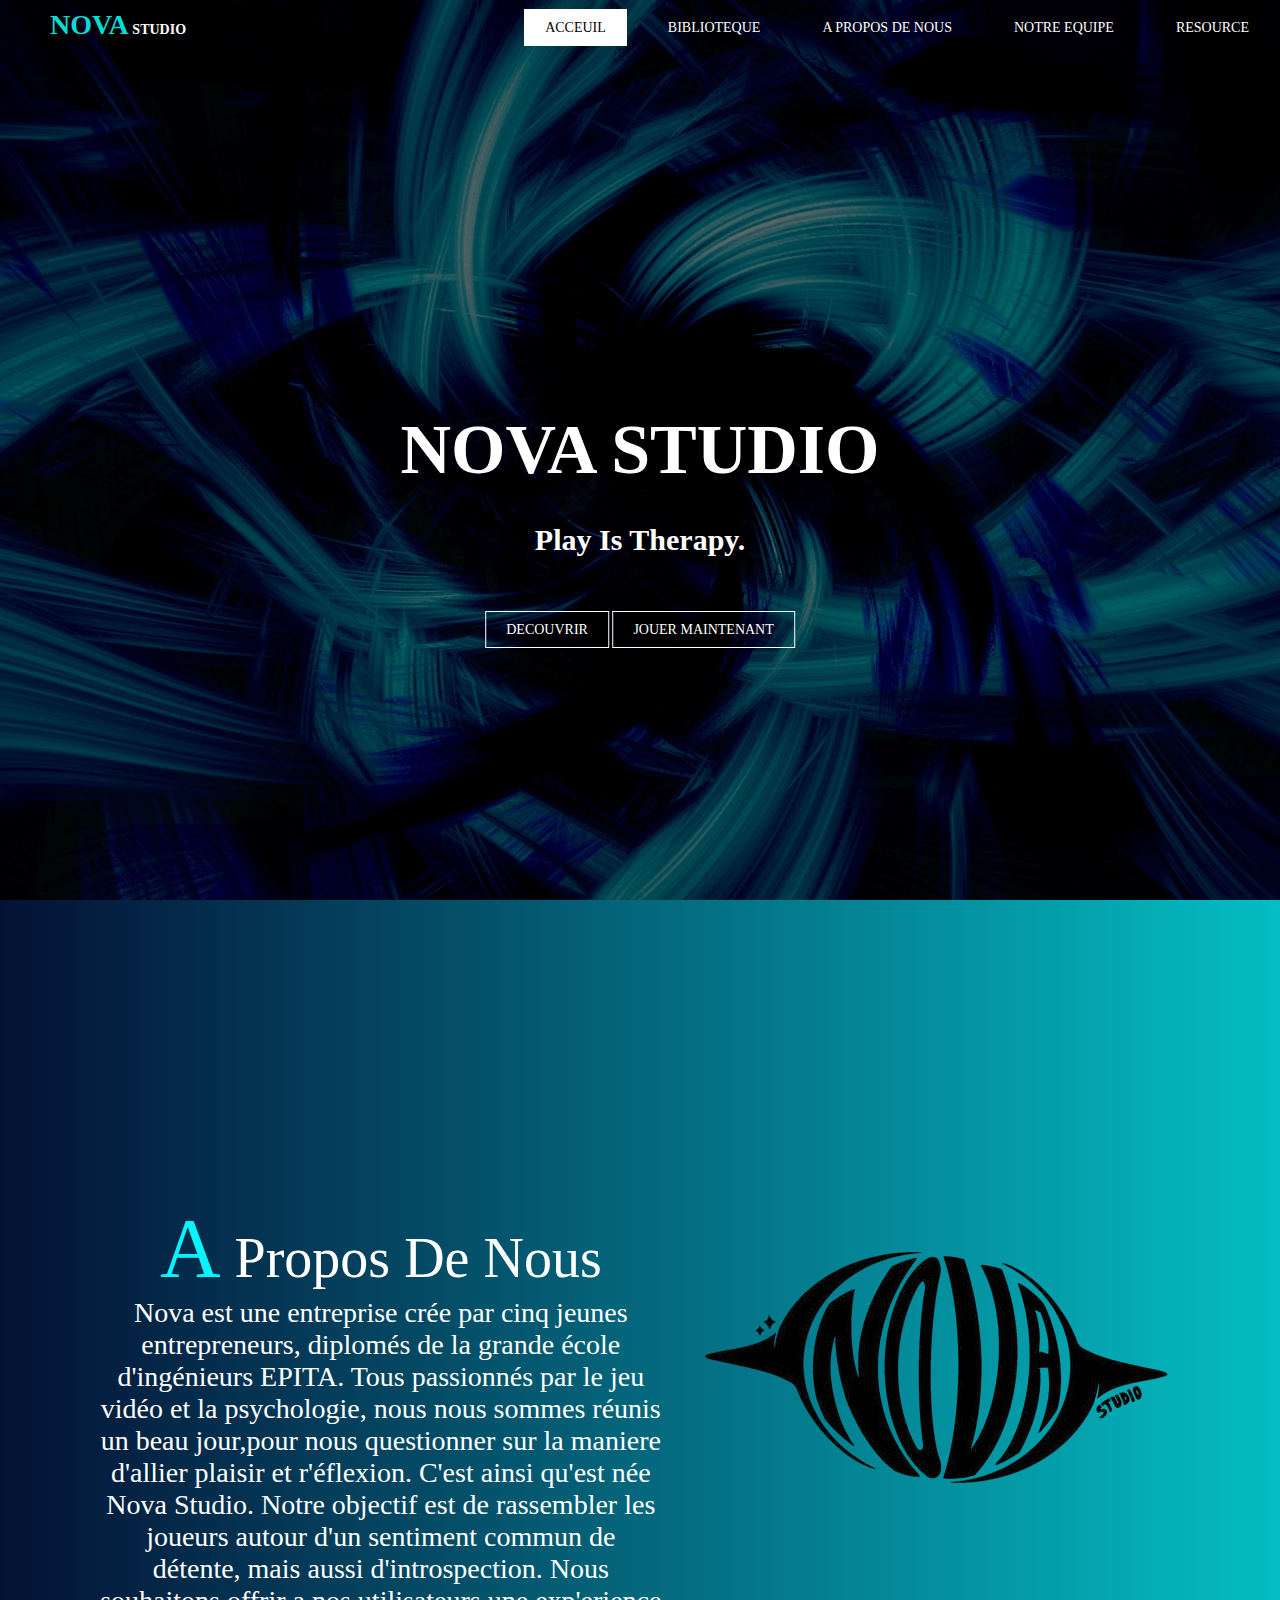
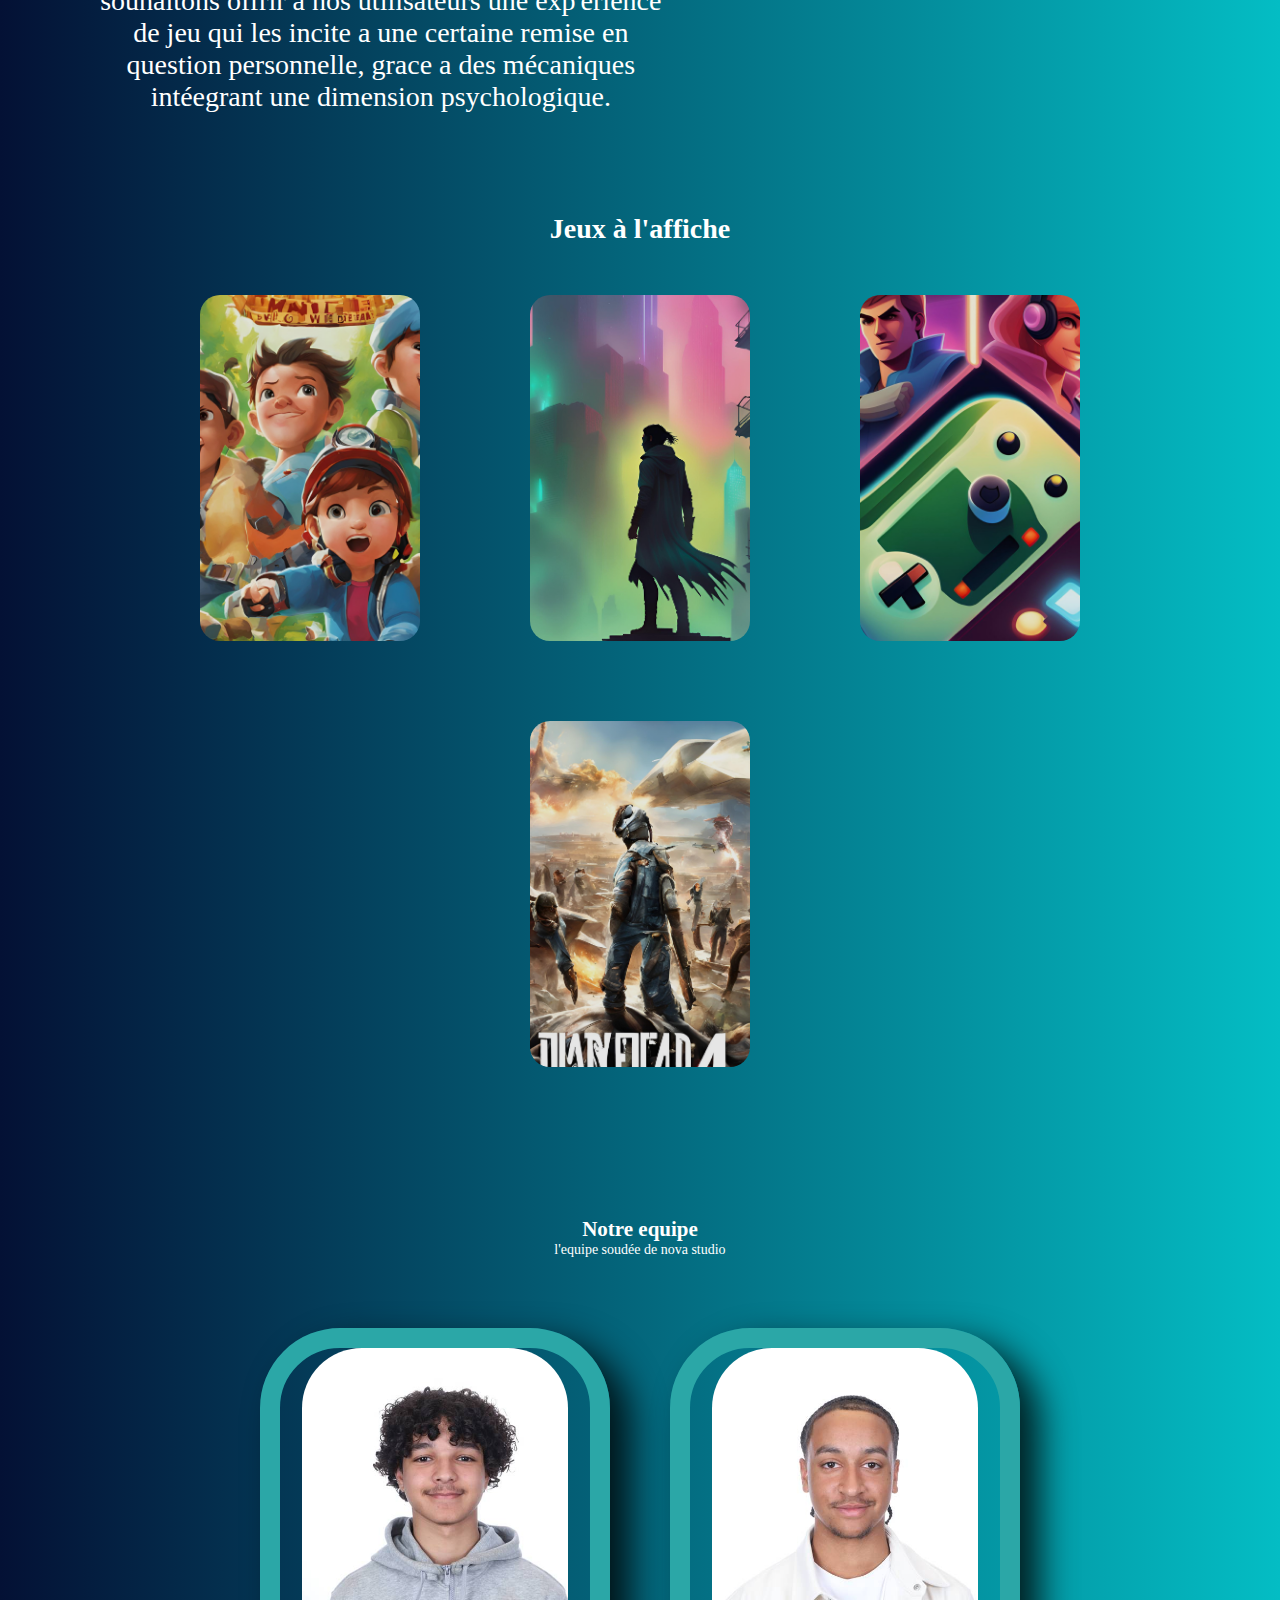
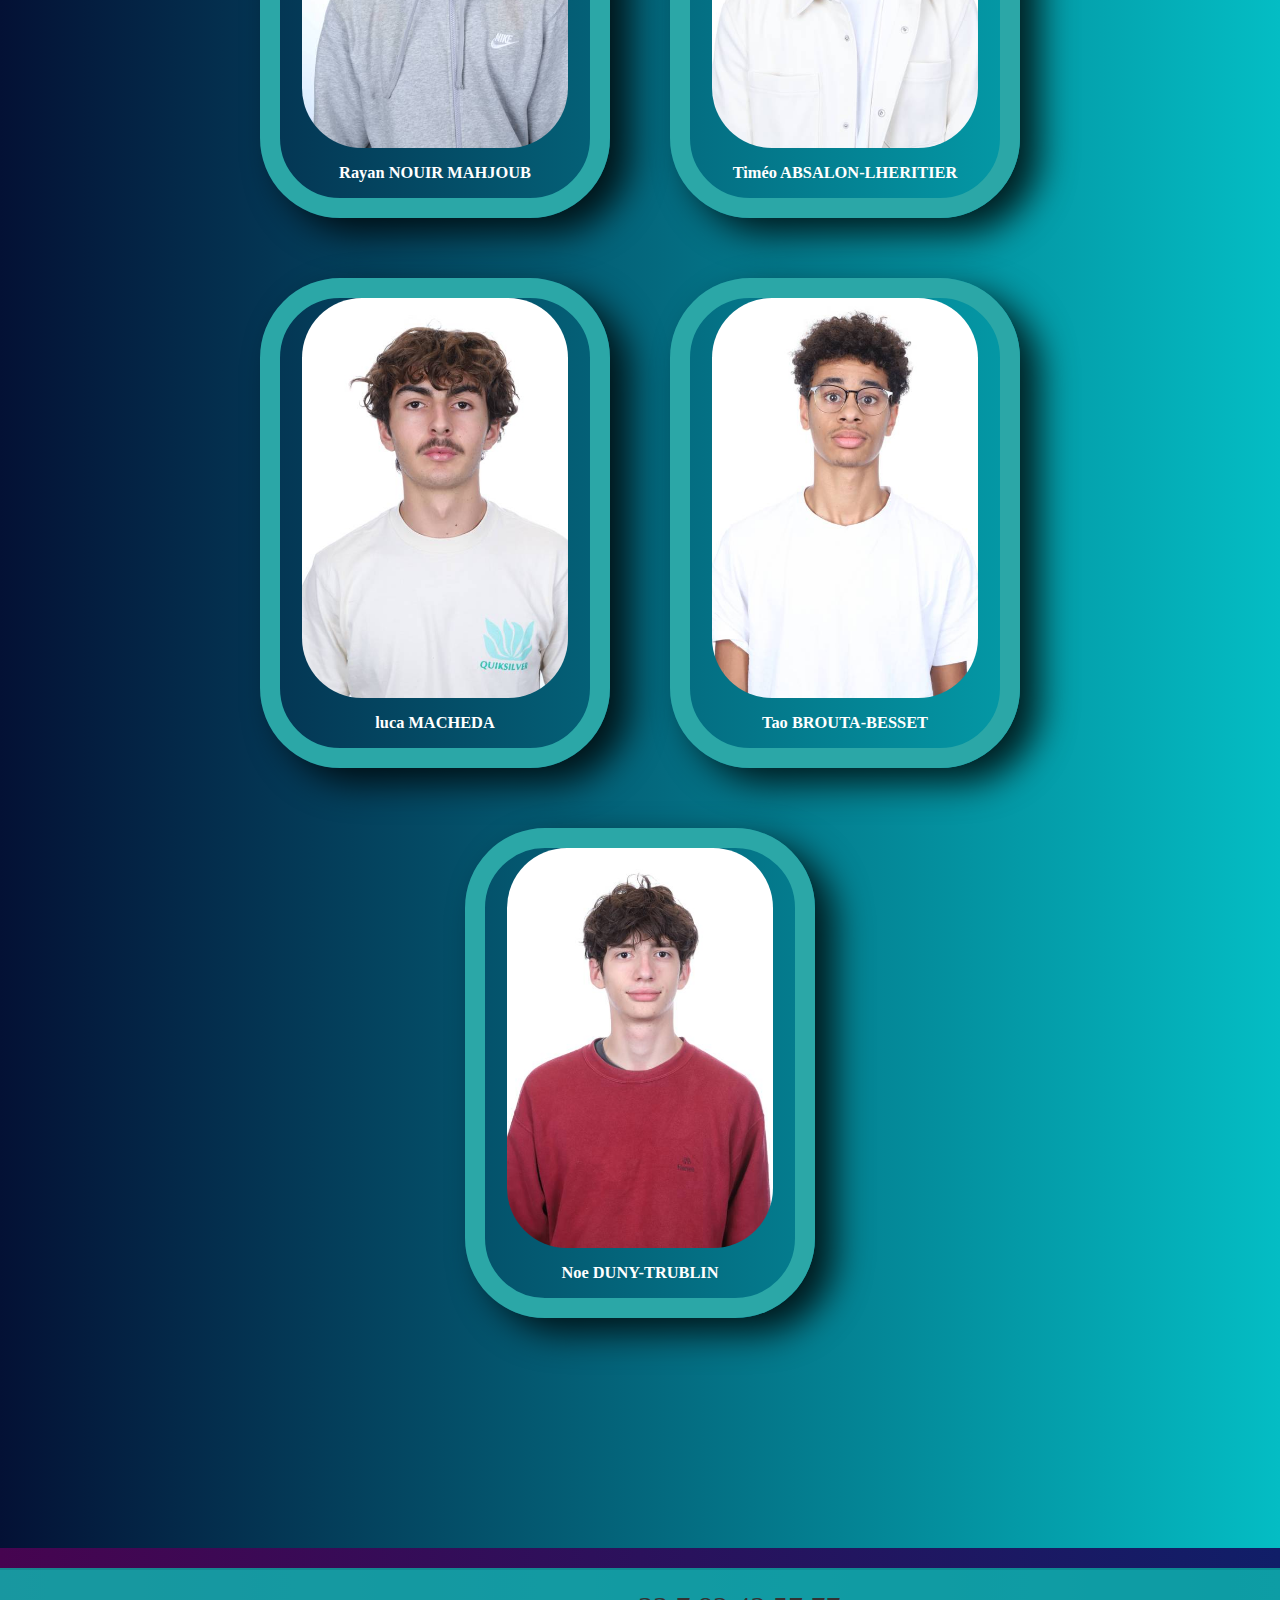
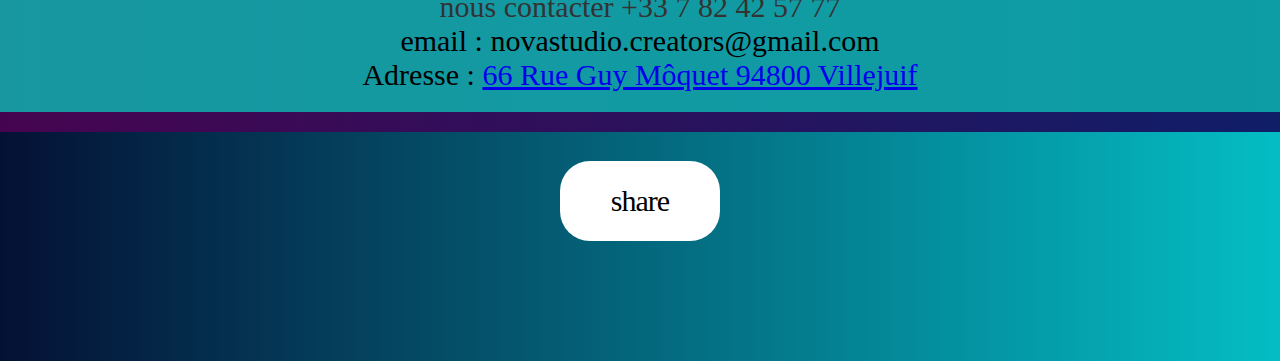
<file: index.html>
<!DOCTYPE html>
<html lang="en">
<head>
    <meta charset="UTF-8">
    <meta http-equiv="X-UA-Compatible"content="IE=egde">
    <meta name="viewport" content="width=device-width, initial-scale=1.0">
    <link rel="stylesheet" href="style.css">
    <link rel="stylesheet" href="style.css">
    <link rel="stylesheet" href="https://maxcdn.bootstrapcdn.com/font-awesome/4.7.0/css/font-awesome.min.css">
    <script src="script.js"></script>
    <link rel="stylesheet" href="https://fonts.googleapis.com/css2?family=Roboto:wght@400;500;700&display=swap">

    <meta name="viewport" content="width=device-width, initial-scale=1.0">
    <title>Nova studio</title>
</head>


<body>
    <nav>
    <header>
        <div class="principale">
            <div class="logo"> <a href="#"><span>NOVA</span> STUDIO </a> </div>
            <div class="menu-toggle">☰</div>
<div class=menutoggle onclick="toggleMenu();"></div>
<ul>
    <li class="active"><a href="index.html">Acceuil</a></li>
    <li><a href="#Menu" onclick="toggleMenu();">biblioteque</a></li>
    <li><a href="#apropos"onclick="toggleMenu();">a propos de nous</a></li>
    <li><a href="#equipe"onclick="toggleMenu();">notre equipe</a></li>
    <li><a href="resource.html">RESOURCE</a></li>

</nav>




<section class="title" id="title">
    <div class="titre">
    <h1> NOVA STUDIO </h1>
</div>
        <div class="slogan"><h2>Play Is Therapy.</h2></div>
    
    <div class="bouton">
        <a href="decouvrire.html" class="btn">DECOUVRIR</a>
        <a href="site%202.html" class="btn">JOUER MAINTENANT</a>
    </div>
</section>



<section class="apropos" id="apropos">
    <div class="row">
        <div clas="col50">
            <h2 class="titre-texte"><span>A</span> propos de nous</h2>
            <p>
            Nova est une entreprise crée par cinq jeunes entrepreneurs, diplomés de la grande
    école d'ingénieurs EPITA. Tous passionnés par le jeu vidéo et la psychologie, nous nous
sommes réunis un beau jour,pour nous questionner sur la maniere d'allier plaisir et r'éflexion.
C'est ainsi qu'est née Nova Studio. Notre objectif est de rassembler les joueurs autour
d'un sentiment commun de détente, mais aussi d'introspection. Nous souhaitons offrir a
nos utilisateurs une exp'erience de jeu qui les incite a une certaine remise en question
personnelle, grace a des mécaniques intéegrant une dimension psychologique.
        </p>
    </div>
    <div class="col50">
        <div class="img">
            <img src="logo.png" alt="image">
        </div>
    </div>
</div>
    </section>

<section class="menu" id="Menu">
    <h1 class="Nosjeux">Jeux à l'affiche</h1>
     <section class="hero-section">
        <a href="#" class="card-container" onclick="handleCardClick(1)">
            <div class="card">
                <div class="card-background" style="background-image: url(4.png);"></div>
                <div class="content">
                    <div class="card-category">1er jeux</div>
                   
                </div>
            </div>
        </a>

        <a href="#" class="card-container" onclick="handleCardClick(2)">
            <div class="card">
                <div class="card-background" style="background-image: url(1.png);"></div>
                <div class="content">
                    <div class="card-category">2eme jeux</div>
                    
                </div>
            </div>
        </a>

        <a href="#" class="card-container" onclick="handleCardClick(3)">
            <div class="card">
                <div class="card-background" style="background-image: url(2.png);"></div>
                <div class="content">
                    <div class="card-category">3eme jeux</div>
                    
                </div>
            </div>
        </a>

        <a href="#" class="card-container" onclick="handleCardClick(4)">
            <div class="card">
                <div class="card-background" style="background-image: url(3.png);"></div>
                <div class="content">
                    <div class="card-category">4eme jeux</div>
                    
                </div>
            </div>
        </a>
    </section>

    <section class="equipe" id="equipe">
        <div class="titreEQ">
            <h2 class="titreEQ-texte"><span>N</span>otre equipe</span></h2>
            <p>l'equipe soudée de nova studio</p>
        </div>
        <div class="contenuEQ">
            <div class="box">
                <div class="imbox">
                    <img src="./rayan.png">
                </div>
                <div class="biography">
                    <h3>Responsable IA  & développeur web</h3>
                    <p> </p>
                </div>
                <div class="texteq">
                    <h3>Rayan NOUIR MAHJOUB</h3>
                </div>
            </div>
            <div class="box">
                <div class="imbox">
                    <img src="./timeo.png">
                </div>
                <div class="biography">
                    <h3>Chef de Projet & Graphiste</h3>
                    <p> </p>
                </div>
                <div class="texteq">
                    <h3>Timéo ABSALON-LHERITIER</h3>
                </div>
        </div>
            <div class="box">
                <div class="imbox">
                    <img src="./luca.png">
                </div>
                <div class="biography">
                    <h3>Programmeur Gameplay</h3>
                    <p> </p>
                </div>
                <div class="texteq">
                    <h3>luca MACHEDA</h3>
                </div>
        </div>
            
            <div class="box">
                <div class="imbox">
                    <img src="./tao.png">
                </div>
                <div class="biography">
                    <h3>Responsable Infrastructure Multijoueur</h3>
                    <p> </p>
                </div>
                <div class="texteq">
                    <h3>Tao BROUTA-BESSET</h3>
                </div>
        </div>
            <div class="box">
                <div class="imbox">
                    <img src="./noe.png">
             </div>
             <div class="biography">
                <h3>Game designer</h3>
                <p> </p>
            </div>
        
             <div class="texteq">
                <h3>Noe DUNY-TRUBLIN</h3>
                </div>
            </div>
        </div>    
    </div>


       




</section>
</section>

<footer>

<div class="contacte" id="co">
    <div class="text">
    <p>nous contacter +33 7 82 42 57 77 </p>
    <p>email :  novastudio.creators@gmail.com </p>
    <p>Adresse :  <a href="https://www.google.com/maps/place//data=!4m2!3m1!1s0x47e6716733ab498d:0xaabd7803cd0f5edb?sa=X&ved=1t:8290&ictx=111">66 Rue Guy Môquet 94800 Villejuif </a></p>
    </div>
    
    <div class="share">
            <span>share</span>
            <nav>
                <a href="https://www.instagram.com/nova.studio_creators/"> <i class="fa fa-instagram" aria-hidden="true"></i></a>
                <a href="https://x.com/?lang=fr"> <i class="fa fa-twitter" aria-hidden="true"></i></a>
                <a href="https://www.facebook.com/login/?next=https%3A%2F%2Fwww.facebook.com%2F%3Flocale%3Dfr_FR"> <i class="fa fa-facebook" aria-hidden="true"></i></a>
            </nav>
            </div>
        </div>

</div>
</footer>




<script type="text/javascript">

    document.querySelector('.menu-toggle').addEventListener('click', function() {
        const nav = document.querySelector('nav ul');
        nav.style.display = nav.style.display === 'block' ? 'none' : 'block';
    });


    window.addEventListener('scroll',function(){
        const header =document.querySelector('header');
        header.classList.toggl("sticky",window.scrollY > 0);
    });
    
   
    
function toggleMenu(){
    const toggleMenu = document.querySelector('.menutoggle');
    const navbar = document.querySelector('navbar');
    menutoggle.classList.toggle('active');
    navbar.classList.toggle('active');
    }
</script>

</body>
</html>
</file>
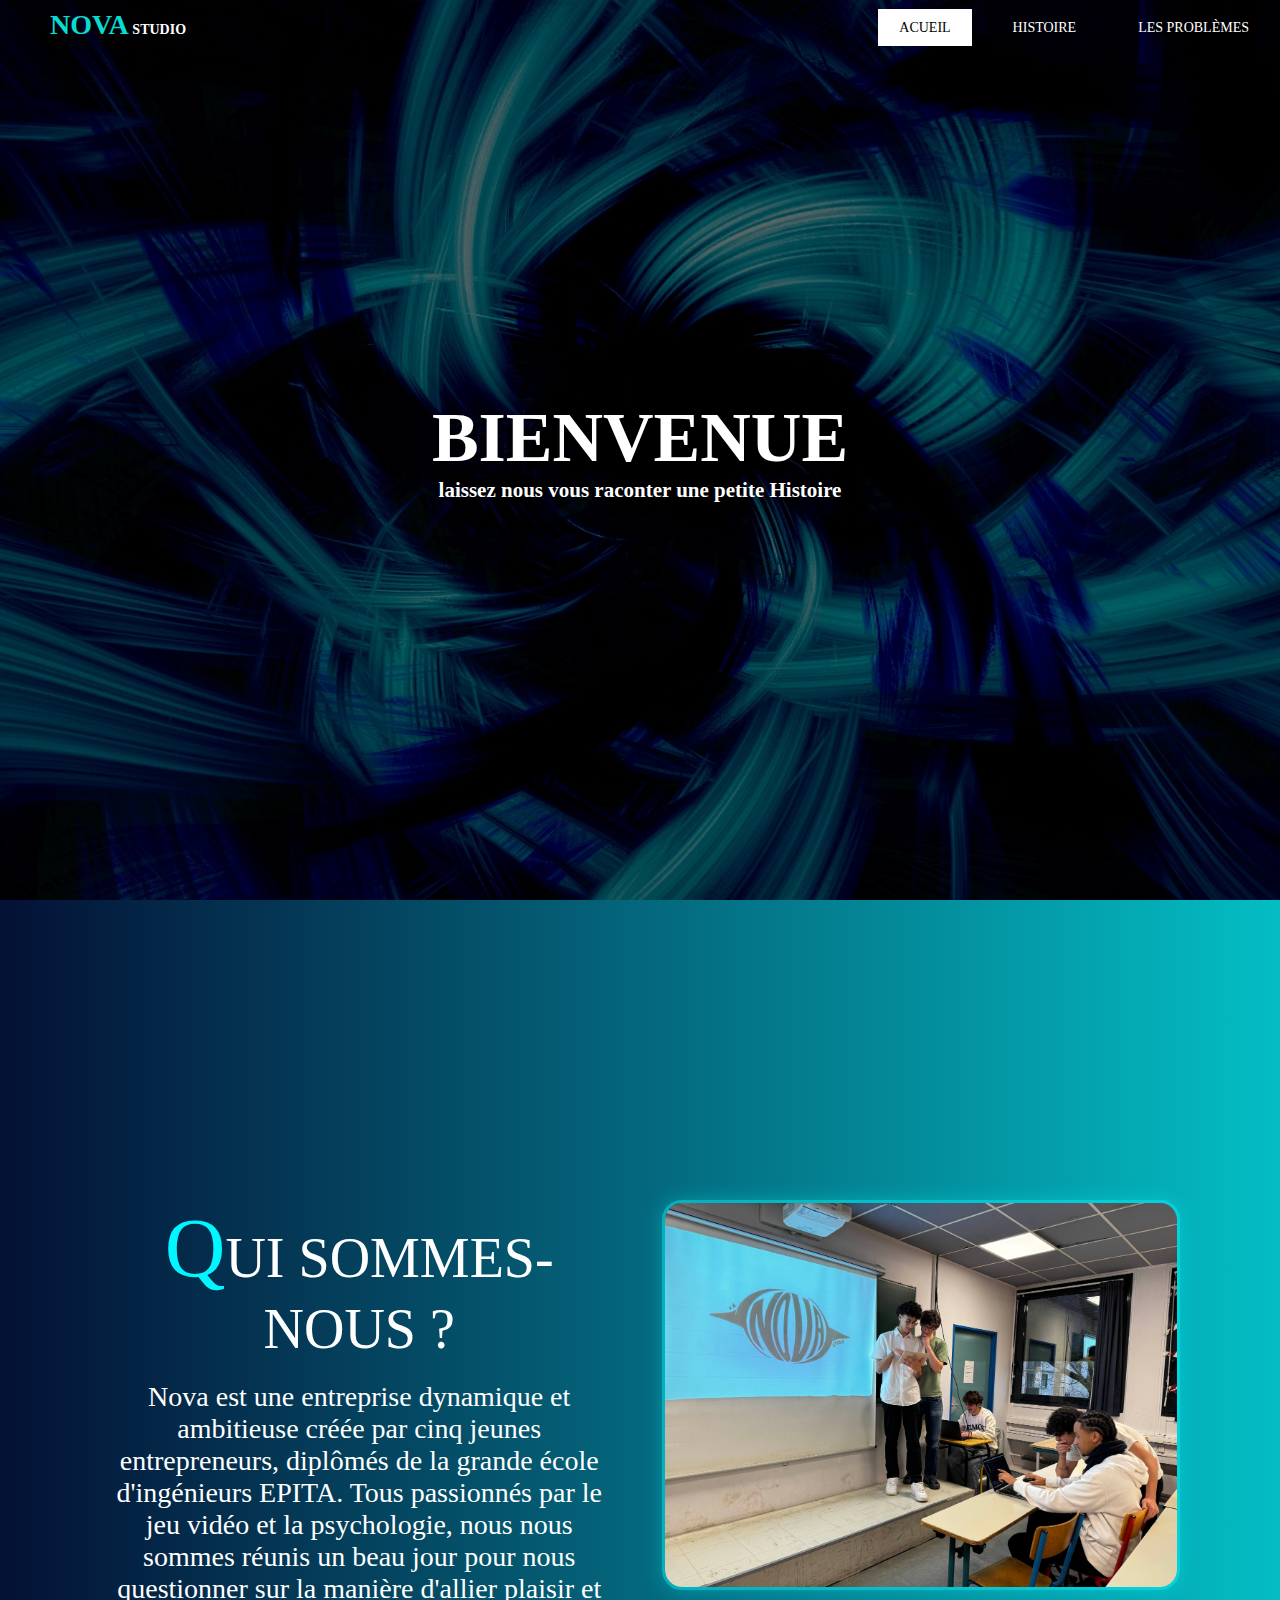
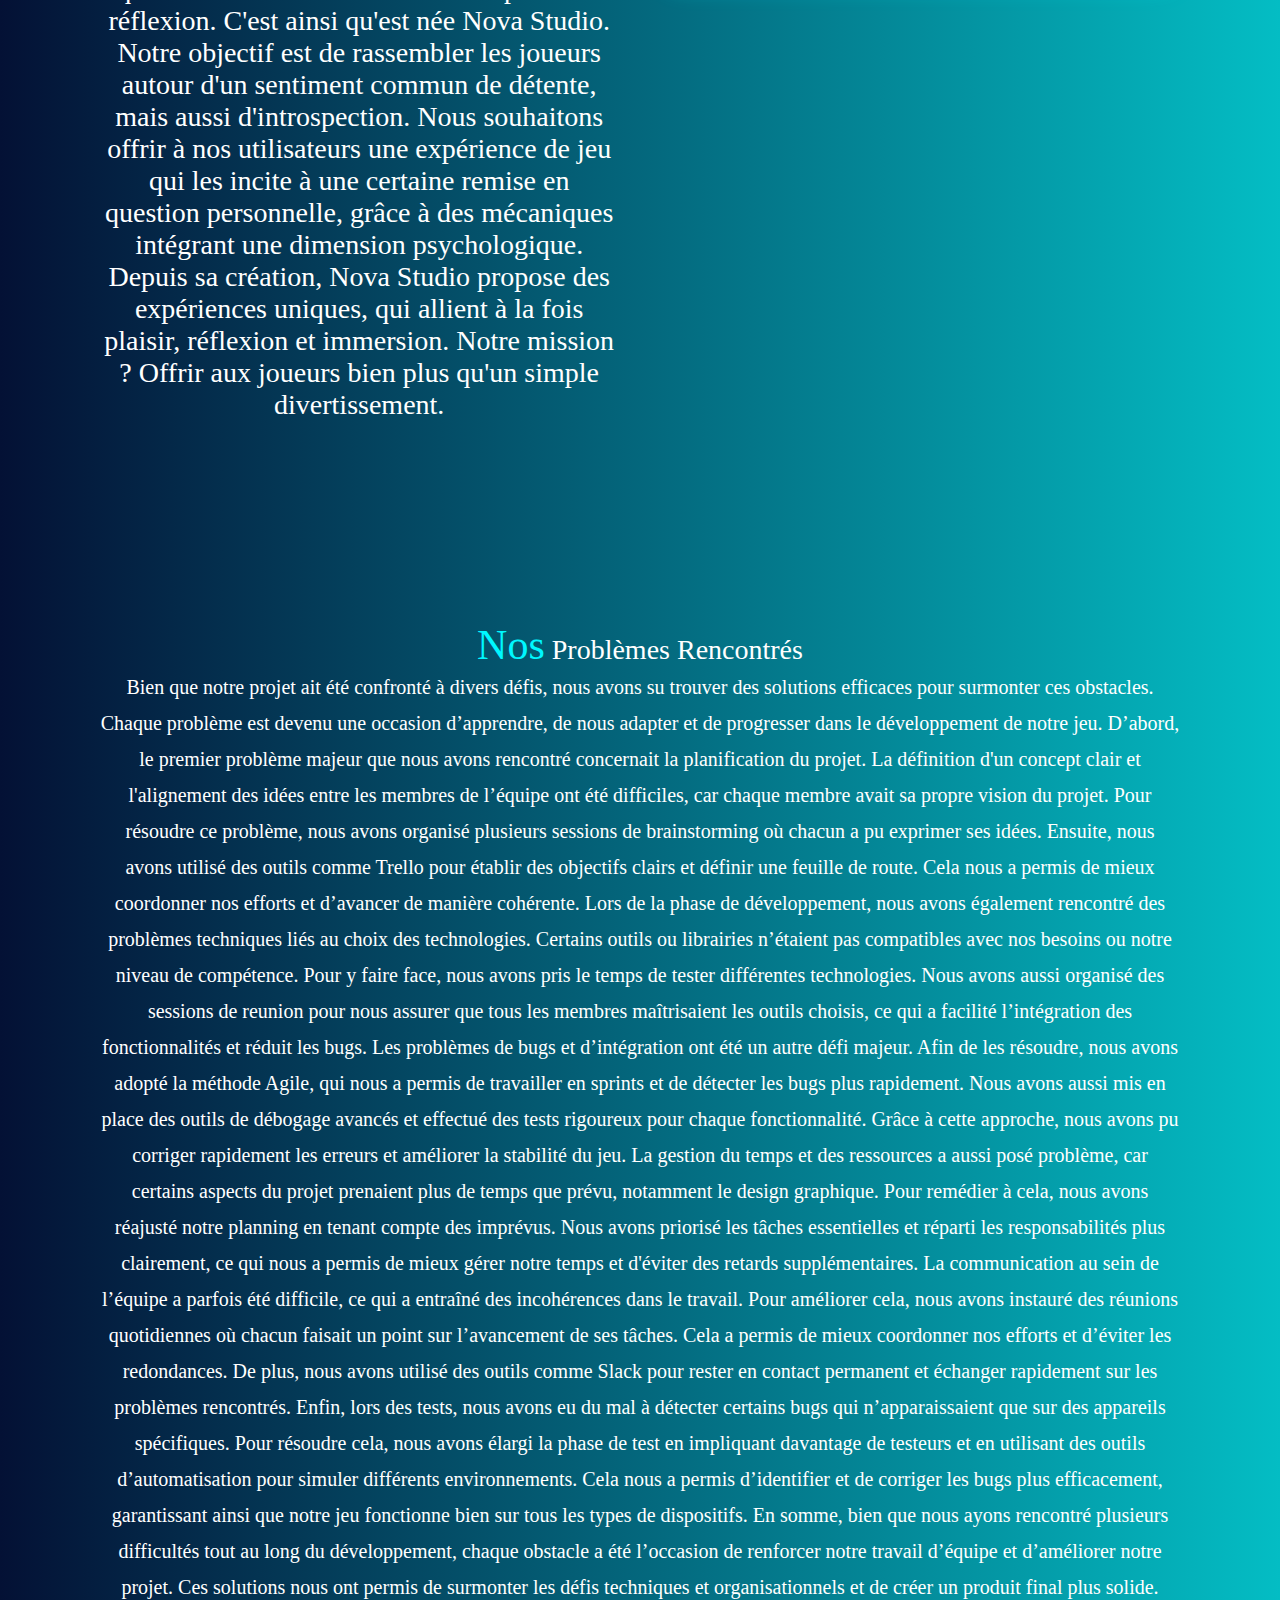
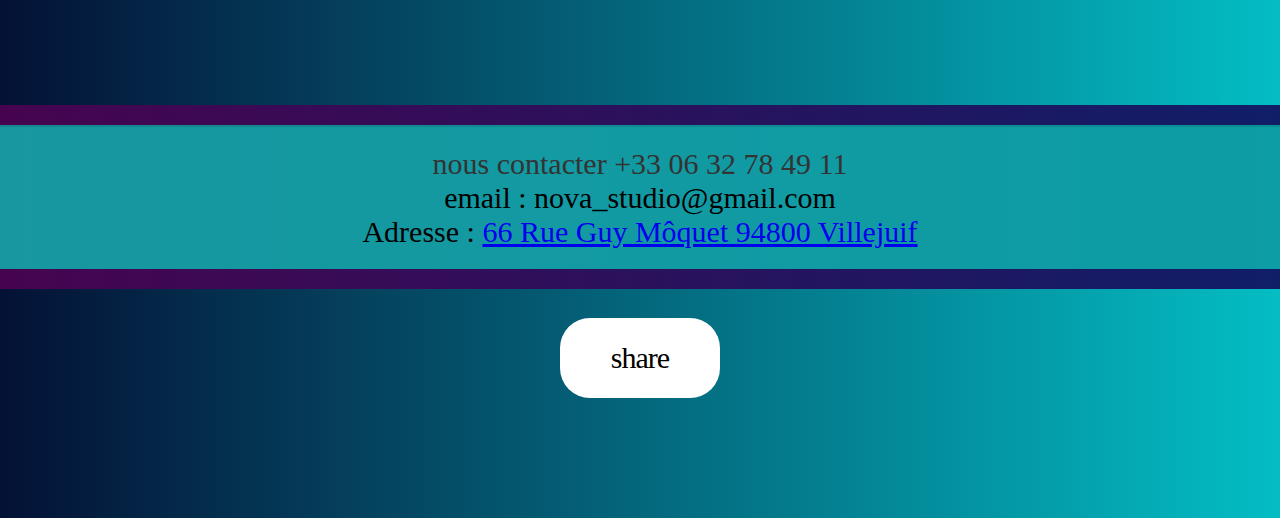
<file: decouvrire.html>
<!DOCTYPE html>
<html lang="en">
<head>
    <meta charset="UTF-8">
    <meta http-equiv="X-UA-Compatible" content="IE=edge">
    <meta name="viewport" content="width=device-width, initial-scale=1.0">
    <link rel="stylesheet" href="decouvrire.css">
    <link rel="stylesheet" href="https://maxcdn.bootstrapcdn.com/font-awesome/4.7.0/css/font-awesome.min.css">
    <script src="script.js"></script>
    <title>Nova Studio</title>
</head>

<body>
    <nav>
        <header>
            <div class="principale">
                <div class="logo"> <a href="#"><span>NOVA</span> STUDIO </a> </div>
                <div class="menu-toggle">☰</div>
                <ul>
                    <li class="active"><a href="index.html">Acueil</a></li>
                    <li><a href="#apropos" onclick="toggleMenu();">Histoire</a></li>
                    <li><a href="#prob" onclick="toggleMenu();">Les Problèmes</a></li>
                </ul>
            </div>
        </header>
    </nav>
       
    <section class="title" id="title">
        <div class="titre">
            <h1>BIENVENUE</h1>
            <h2> laissez nous vous raconter une petite Histoire</h2>
        </div>
    </section>

    <section class="apropos" id="apropos">
        <div class="row">
            <div class="col50">
                <h2 class="titre-texte"><span>Q</span>UI SOMMES-NOUS ?</h2>
                <p>
                    Nova est une entreprise dynamique et ambitieuse créée par cinq jeunes entrepreneurs, diplômés de la grande école d'ingénieurs EPITA. Tous passionnés par le jeu vidéo et la psychologie, nous nous sommes réunis un beau jour pour nous questionner sur la manière d'allier plaisir et réflexion.
                    C'est ainsi qu'est née Nova Studio. Notre objectif est de rassembler les joueurs autour d'un sentiment commun de détente, mais aussi d'introspection. Nous souhaitons offrir à nos utilisateurs une expérience de jeu qui les incite à une certaine remise en question personnelle, grâce à des mécaniques intégrant une dimension psychologique.
                    Depuis sa création, Nova Studio propose des expériences uniques, qui allient à la fois plaisir, réflexion et immersion. Notre mission ? Offrir aux joueurs bien plus qu'un simple divertissement.
                </p>
            </div>
            <div class="col50">
                <div class="img">
                    <img src="IMG_3725.jpg" alt="image">
                </div>
            </div>
        </div>
    </section>

    <section class="probblemme" id="prob">
        <div class="pro">
            <h1 class="titre-texte"><span>Nos</span> Problèmes rencontrés</h1>
            <p class="text">
                Bien que notre projet ait été confronté à divers défis, nous avons su trouver des solutions efficaces pour surmonter ces obstacles. Chaque problème est devenu une occasion d’apprendre, de nous adapter et de progresser dans le développement de notre jeu.

                D’abord, le premier problème majeur que nous avons rencontré concernait la planification du projet. La définition d'un concept clair et l'alignement des idées entre les membres de l’équipe ont été difficiles, car chaque membre avait sa propre vision du projet. Pour résoudre ce problème, nous avons organisé plusieurs sessions de brainstorming où chacun a pu exprimer ses idées. Ensuite, nous avons utilisé des outils comme Trello pour établir des objectifs clairs et définir une feuille de route. Cela nous a permis de mieux coordonner nos efforts et d’avancer de manière cohérente.
                
                Lors de la phase de développement, nous avons également rencontré des problèmes techniques liés au choix des technologies. Certains outils ou librairies n’étaient pas compatibles avec nos besoins ou notre niveau de compétence. Pour y faire face, nous avons pris le temps de tester différentes technologies. Nous avons aussi organisé des sessions de reunion pour nous assurer que tous les membres maîtrisaient les outils choisis, ce qui a facilité l’intégration des fonctionnalités et réduit les bugs.
                
                Les problèmes de bugs et d’intégration ont été un autre défi majeur. Afin de les résoudre, nous avons adopté la méthode Agile, qui nous a permis de travailler en sprints et de détecter les bugs plus rapidement. Nous avons aussi mis en place des outils de débogage avancés et effectué des tests rigoureux pour chaque fonctionnalité. Grâce à cette approche, nous avons pu corriger rapidement les erreurs et améliorer la stabilité du jeu.
                
                La gestion du temps et des ressources a aussi posé problème, car certains aspects du projet prenaient plus de temps que prévu, notamment le design graphique. Pour remédier à cela, nous avons réajusté notre planning en tenant compte des imprévus. Nous avons priorisé les tâches essentielles et réparti les responsabilités plus clairement, ce qui nous a permis de mieux gérer notre temps et d'éviter des retards supplémentaires.
                
                La communication au sein de l’équipe a parfois été difficile, ce qui a entraîné des incohérences dans le travail. Pour améliorer cela, nous avons instauré des réunions quotidiennes où chacun faisait un point sur l’avancement de ses tâches. Cela a permis de mieux coordonner nos efforts et d’éviter les redondances. De plus, nous avons utilisé des outils comme Slack pour rester en contact permanent et échanger rapidement sur les problèmes rencontrés.
                
                Enfin, lors des tests, nous avons eu du mal à détecter certains bugs qui n’apparaissaient que sur des appareils spécifiques. Pour résoudre cela, nous avons élargi la phase de test en impliquant davantage de testeurs et en utilisant des outils d’automatisation pour simuler différents environnements. Cela nous a permis d’identifier et de corriger les bugs plus efficacement, garantissant ainsi que notre jeu fonctionne bien sur tous les types de dispositifs.
                
                En somme, bien que nous ayons rencontré plusieurs difficultés tout au long du développement, chaque obstacle a été l’occasion de renforcer notre travail d’équipe et d’améliorer notre projet. Ces solutions nous ont permis de surmonter les défis techniques et organisationnels et de créer un produit final plus solide.            </p>

        </div>
        



  




</section>

<footer>

<div class="contacte" id="co">
    <div class="text">
    <p>nous contacter +33 06 32 78 49 11 </p>
    <p>email : nova_studio@gmail.com </p>
    <p>Adresse :  <a href="https://www.google.com/maps/place//data=!4m2!3m1!1s0x47e6716733ab498d:0xaabd7803cd0f5edb?sa=X&ved=1t:8290&ictx=111">66 Rue Guy Môquet 94800 Villejuif </a></p>
    </div>
    
    <div class="share">
            <span>share</span>
            <nav>
                <a href="https://www.instagram.com/nova.studio_creators/"> <i class="fa fa-instagram" aria-hidden="true"></i></a>
                <a href="https://x.com/?lang=fr"> <i class="fa fa-twitter" aria-hidden="true"></i></a>
                <a href="https://www.facebook.com/login/?next=https%3A%2F%2Fwww.facebook.com%2F%3Flocale%3Dfr_FR"> <i class="fa fa-facebook" aria-hidden="true"></i></a>
            </nav>
            </div>
        </div>

</div>
</footer>




<script type="text/javascript">

    document.querySelector('.menu-toggle').addEventListener('click', function() {
        const nav = document.querySelector('nav ul');
        nav.style.display = nav.style.display === 'block' ? 'none' : 'block';
    });


    window.addEventListener('scroll',function(){
        const header =document.querySelector('header');
        header.classList.toggl("sticky",window.scrollY > 0);
    });
    
   
    
function toggleMenu(){
    const toggleMenu = document.querySelector('.menutoggle');
    const navbar = document.querySelector('navbar');
    menutoggle.classList.toggle('active');
    navbar.classList.toggle('active');
    }
</script>

</body>
</html>

</body>
</html>
</file>
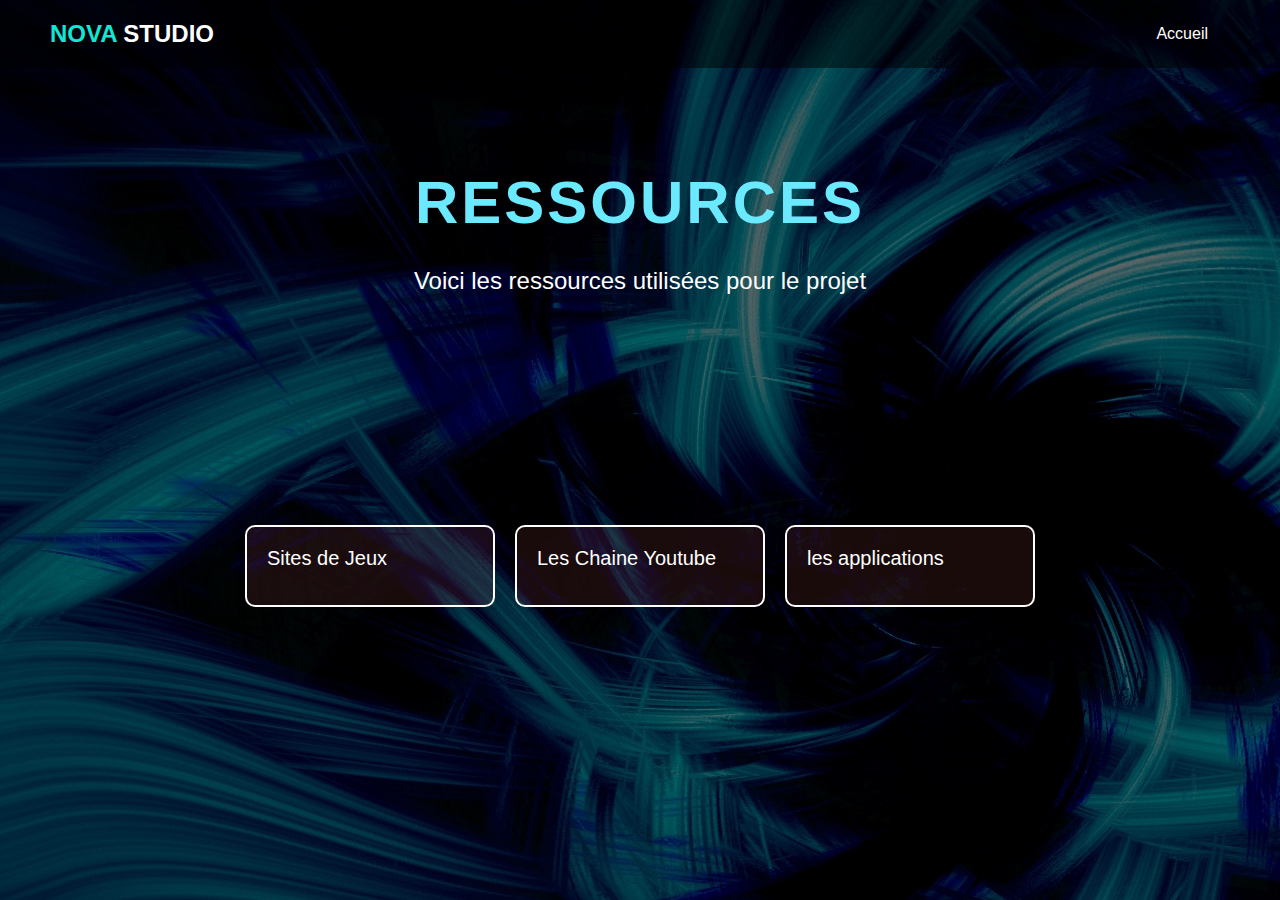
<file: resource.html>
<!DOCTYPE html>
<html lang="en">
<head>
    <meta charset="UTF-8">
    <meta name="viewport" content="width=device-width, initial-scale=1.0">
    <title>Nova studio - Resources</title>
    <style>
        * {
            margin: 0;
            padding: 0;
            box-sizing: border-box;
            font-family: 'Roboto', sans-serif;
        }

        body {
            background:linear-gradient(rgba(0,0,0,0.6),rgba(0,0,0,0.6)), url(./862-fond_decran_dordinateur-art_fractal-lumiere-resume-effets_speciaux-1920x1080.jpg);
            min-height: 100vh;
            color: white;
        }

        nav {
            padding: 20px 50px;
            background: rgba(0, 0, 0, 0.5);
        }

        .principale {
            display: flex;
            justify-content: space-between;
            align-items: center;
        }

        .logo a {
            color: white;
            text-decoration: none;
            font-size: 24px;
            font-weight: bold;
        }

        .logo span {
            color: rgb(17, 231, 213);
        }

        nav ul {
            list-style: none;
        }

        nav ul li a {
            color: white;
            text-decoration: none;
            font-size: 16px;
            transition: 0.3s;
            padding: 10px 20px;
            border: 2px solid transparent;
            border-radius: 5px;
        }

        nav ul li a:hover {
            color: #2cfff4;
            border-color: #23f8dc;
        }

        .main-content {
            text-align: center;
            padding: 100px 20px;
            margin-bottom: 50px;
        }

        .main-title {
            font-size: 60px;
            margin-bottom: 30px;
            letter-spacing: 3px;
            color: #6be9ff;
        }

        .main-subtitle {
            font-size: 24px;
            color: white;
            margin-bottom: 60px;
            font-weight: 300;
        }

        .expandable-buttons {
            display: flex;
            flex-wrap: wrap;
            justify-content: center;
            gap: 20px;
            padding: 20px;
            max-width: 1200px;
            margin: 0 auto;
        }

        .expandable-btn {
            background: rgba(255, 107, 107, 0.1);
            border: 2px solid #ffffff;
            border-radius: 10px;
            padding: 20px;
            color: white;
            cursor: pointer;
            transition: all 0.3s ease;
            width: 250px;
            overflow: hidden;
        }

        .expandable-btn.expanded {
            width: 300px;
            background: rgba(255, 107, 107, 0.2);
        }

        .btn-title {
            font-size: 20px;
            margin-bottom: 15px;
            color: #ffffff;
        }

        .btn-content {
            max-height: 0;
            overflow: hidden;
            transition: max-height 0.3s ease;
        }

        .expanded .btn-content {
            max-height: 500px;
        }

        .btn-content a {
            display: block;
            color: white;
            text-decoration: none;
            padding: 10px 0;
            transition: 0.3s;
        }

        .btn-content a:hover {
            color: #ffffff;
            padding-left: 10px;
        }

        @media (max-width: 768px) {
            .main-title {
                font-size: 40px;
            }

            .main-subtitle {
                font-size: 20px;
            }

            .expandable-btn {
                width: 100%;
            }

            .expandable-btn.expanded {
                width: 100%;
            }
        }
    </style>
</head>
<body>
    <nav>
        <div class="principale">
            <div class="logo">
                <a href="#"><span>NOVA</span> STUDIO</a>
            </div>
            <ul>
                <li><a href="index.html">Accueil</a></li>
            </ul>
        </div>
    </nav>

    <section class="main-content">
        <h1 class="main-title">RESSOURCES</h1>
        <p class="main-subtitle">Voici les ressources  utilisées pour le projet</p>
    </section>

    <div class="expandable-buttons">
        <div class="expandable-btn" onclick="toggleExpand(this)">
            <div class="btn-title">Sites de Jeux
            </div>
            <div class="btn-content">
                <a href="https://store.steampowered.com">Steam</a>
                <a href="https://www.epicgames.com">Epic Games</a>
                <a href="https://www.gog.com">GOG</a>
                <a href="https://www.ea.com/fr-fr">Electronic Arts</a>
                <a href="https://www.nintendo.com/fr-fr/">nintendo</a>
                
                <a href="https://www.origin.com">Origin</a>
            </div>
        </div>

        <div class="expandable-btn" onclick="toggleExpand(this)">
            <div class="btn-title">Les Chaine Youtube</div>
            <div class="btn-content">
                <a href="https://www.youtube.com/@yaokevin">Yao Kevin</a>
                <a href="https://www.youtube.com/@hellocodelab">Hello code</a>
                <a href="https://www.youtube.com/c/TUTOUNITYFR">TUTO unity FR</a>
                <a href="https://www.youtube.com/@onewheelstudio">One Wheel Studio</a>
                <a href="https://www.youtube.com/@unitypourlesnuls">Unity Pour les nuls</a>
                <a href="https://www.youtube.com/channel/UCYbK_tjZ2OrIZFBvU6CCMiA">Brackeys</a>
            </div>
        </div>

        <div class="expandable-btn" onclick="toggleExpand(this)">
            <div class="btn-title">les applications</div>
            <div class="btn-content">
                <a href="https://assetstore.unity.com/">AssetStore </a>
                <a href="https://unity.com/fr/download">Unity</a>
                <a href="https://openai.com/index/chatgpt/">ChatGPT</a>
                <a href="https://www.blender.org/">Blender</a>
                <a href="https://www.canva.com/">Canva</a>
            </div>
        </div>
    </div>

    <script>
        function toggleExpand(element) {
            element.classList.toggle('expanded');
        }
    </script>
</body>
</html>
</file>
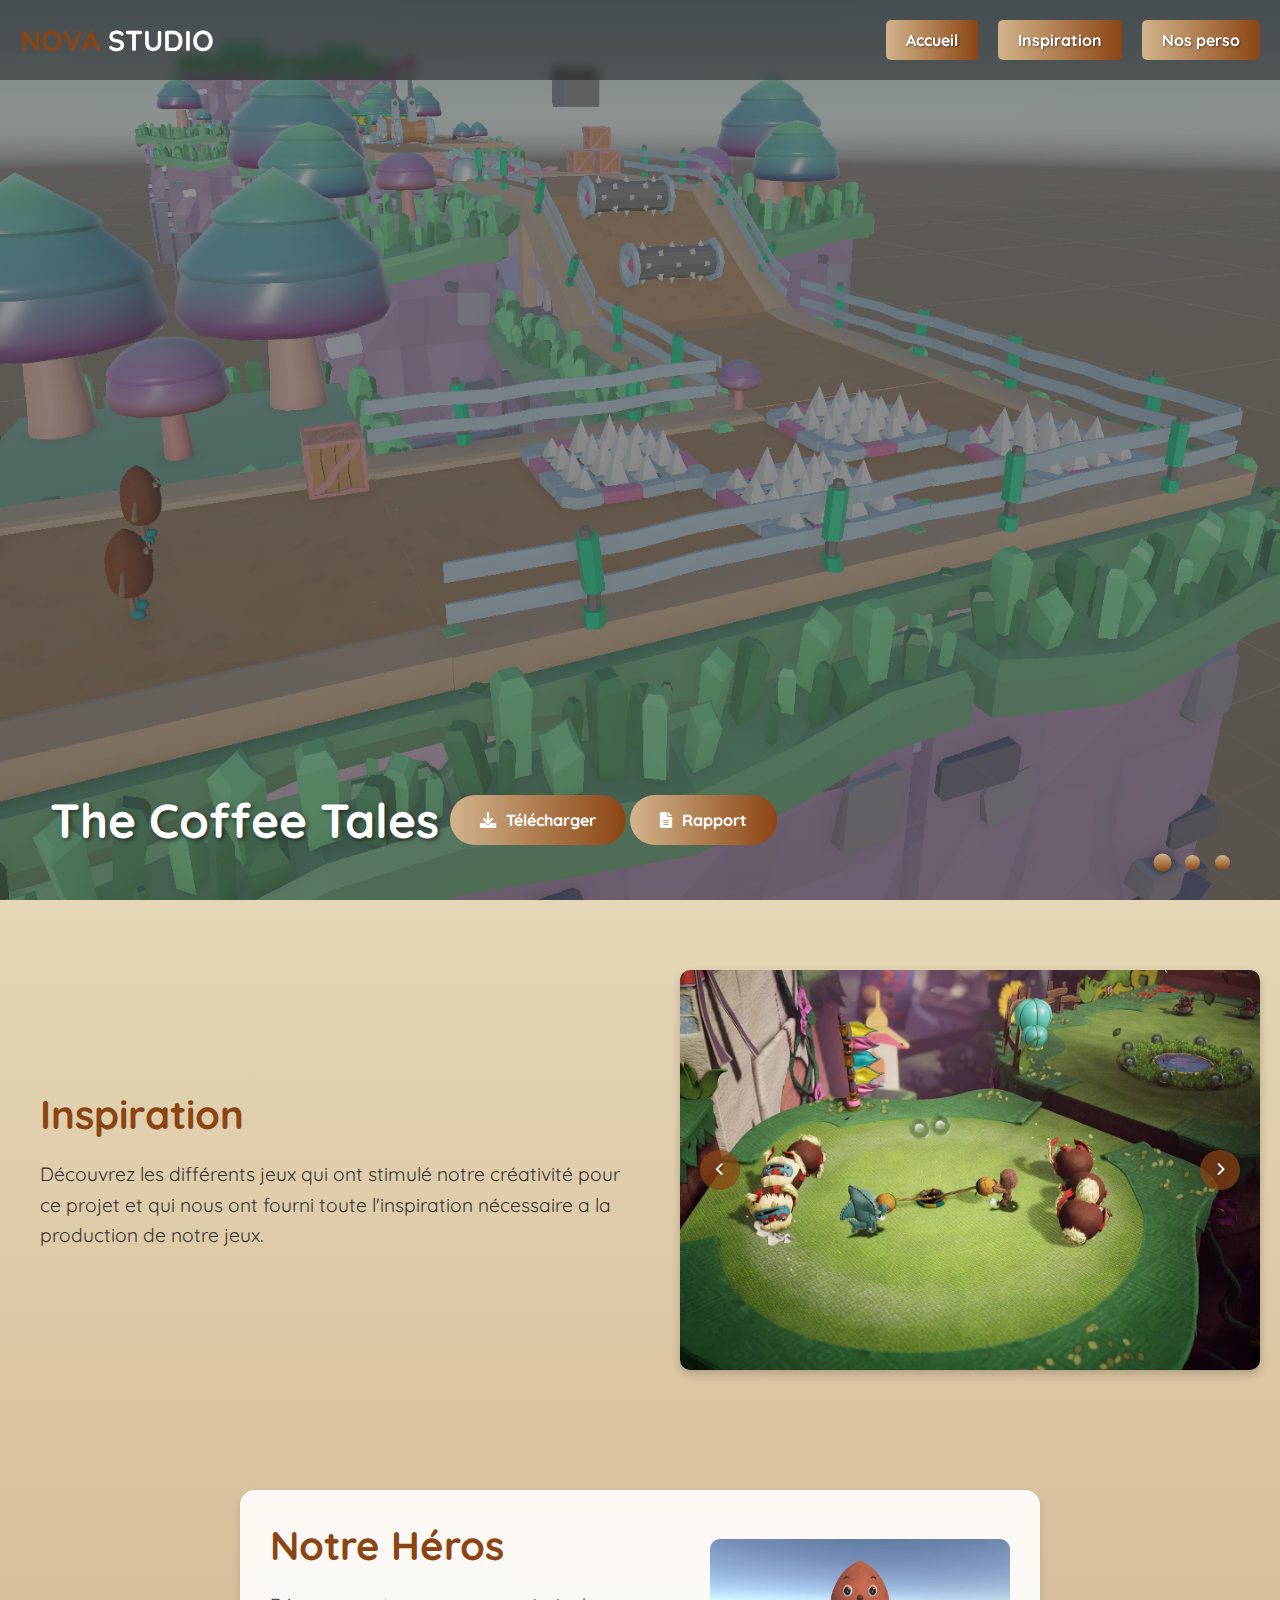
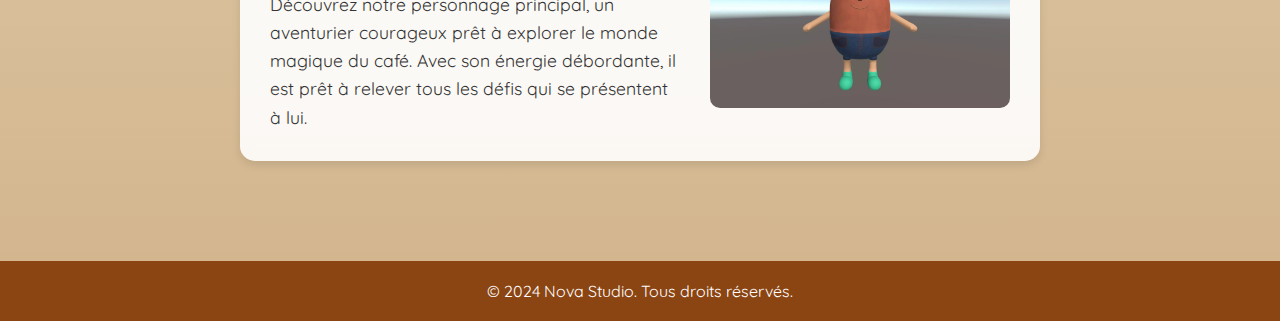
<file: site 2.html>
<!DOCTYPE html>
<html lang="fr">
<head>
    <meta charset="UTF-8">
    <meta http-equiv="X-UA-Compatible" content="IE=edge">
    <meta name="viewport" content="width=device-width, initial-scale=1.0">
    <link rel="stylesheet" href="https://cdnjs.cloudflare.com/ajax/libs/font-awesome/6.0.0/css/all.min.css">
    <link href="https://fonts.googleapis.com/css2?family=Patrick+Hand&family=Quicksand:wght@300&display=swap" rel="stylesheet">
    <title>Nova Studio</title>

    <style>
        * {
            margin: 0;
            padding: 0;
            box-sizing: border-box;
        }

        body {
            background: linear-gradient(to bottom, #f5f5dc, #d2b48c);
            min-height: 100vh;
            font-family: 'Quicksand', sans-serif;
        }

        /* Navigation */
        nav {
            display: flex;
            align-items: center;
            height: 80px;
            position: fixed;
            width: 100%;
            top: 0;
            left: 0;
            z-index: 1000;
            background: rgba(0, 0, 0, 0.4);
            padding: 0 20px;
            backdrop-filter: blur(5px);
            justify-content: space-between;
        }

        .logo a {
            color: white;
            font-size: 1.8em;
            font-weight: bold;
            text-decoration: none;
        }

        .logo a span {
            color: #8b4513;
        }

        nav ul {
            display: flex;
            gap: 20px;
            margin: 0;
            height: 100%;
            align-items: center;
        }

        nav ul li {
            list-style: none;
            height: 100%;
            display: flex;
            align-items: center;
        }

        nav ul li a {
            color: #ffffff;
            font-weight: bold;
            padding: 10px 20px;
            background: linear-gradient(to right, #d2b48c, #8b4513);
            border-radius: 5px;
            text-decoration: none;
            text-shadow: 1px 1px 2px rgba(0, 0, 0, 0.5);
            transition: background 0.3s ease;
        }

        nav ul li a:hover {
            background: linear-gradient(to right, #8b4513, #d2b48c);
        }

        /* Menu Burger */
        .burger-menu {
            display: none;
            cursor: pointer;
            font-size: 1.5em;
            color: white;
        }

        /* Slider principal */
        .slider-container {
            position: relative;
            height: 100vh;
            width: 100%;
            overflow: hidden;
        }

        .slide {
            position: absolute;
            top: 0;
            left: 0;
            width: 100%;
            height: 100%;
            opacity: 0;
            transition: opacity 1s ease-in-out;
            background-size: cover;
            background-position: center;
        }

        .slide.active {
            opacity: 0.8;
        }

        .overlay {
            position: absolute;
            top: 0;
            left: 0;
            width: 100%;
            height: 100%;
            background: rgba(0, 0, 0, 0.3);
            z-index: 1;
        }

        .game-title {
            position: absolute;
            bottom: 50px;
            left: 50px;
            color: white;
            font-size: 3em;
            text-shadow: 2px 2px 4px rgba(0, 0, 0, 0.5);
            z-index: 10;
        }

        .download-button {
            position: absolute;
            bottom: 55px;
            left: 450px;
            z-index: 10;
        }

        .download-button a {
            background: linear-gradient(to right, #d2b48c, #8b4513);
            color: white;
            padding: 15px 30px;
            border-radius: 25px;
            text-decoration: none;
            font-weight: bold;
            display: inline-flex;
            align-items: center;
            gap: 10px;
            transition: transform 0.3s ease;
        }

        .download-button a:hover {
            transform: scale(1.05);
        }

        .slider-nav {
            position: absolute;
            bottom: 30px;
            right: 50px;
            z-index: 10;
            display: flex;
            gap: 15px;
        }

        .slider-nav button {
            width: 15px;
            height: 15px;
            border-radius: 50%;
            background: linear-gradient(to bottom, #d2b48c, #8b4513);
            border: none;
            cursor: pointer;
            transition: all 0.3s ease;
        }

        .slider-nav button.active {
            transform: scale(1.2);
            box-shadow: 0 0 10px rgba(0, 0, 0, 0.5);
        }

        /* Section Inspiration */
        .inspiration-section {
            padding: 50px 20px;
            display: flex;
            align-items: center;
            gap: 40px;
            background: transparent;
            margin: 20px 0;
        }

        .inspiration-text {
            flex: 1;
            text-align: left;
            padding: 20px;
        }

        .inspiration-text h2 {
            font-size: 2.5em;
            margin-bottom: 20px;
            color: #8b4513;
        }

        .inspiration-text p {
            font-size: 1.2em;
            color: #333;
            line-height: 1.6;
        }

        .inspiration-slider {
            flex: 1;
            position: relative;
            width: 400px;
            height: 400px;
            border-radius: 10px;
            overflow: hidden;
            box-shadow: 0 4px 8px rgba(0, 0, 0, 0.2);
        }

        .inspiration-images {
            width: 100%;
            height: 100%;
            position: relative;
        }

        .inspiration-images img {
            width: 100%;
            height: 100%;
            object-fit: cover;
            position: absolute;
            opacity: 0;
            transition: opacity 0.5s ease;
        }

        .inspiration-images img.active {
            opacity: 1;
        }

        .slider-arrows {
            position: absolute;
            width: 100%;
            top: 50%;
            transform: translateY(-50%);
            display: flex;
            justify-content: space-between;
            padding: 0 20px;
        }

        .slider-arrows button {
            background: rgba(139, 69, 19, 0.7);
            border: none;
            color: white;
            width: 40px;
            height: 40px;
            border-radius: 50%;
            cursor: pointer;
            transition: background 0.3s ease;
            display: flex;
            align-items: center;
            justify-content: center;
        }

        .slider-arrows button:hover {
            background: rgba(139, 69, 19, 0.9);
        }

        /* Section Personnages */
        .characters-section {
            padding: 50px 20px;
            background: transparent;
        }

        .character-card {
            max-width: 800px;
            margin: 0 auto;
            background: rgba(255, 255, 255, 0.9);
            border-radius: 15px;
            overflow: hidden;
            box-shadow: 0 4px 8px rgba(0, 0, 0, 0.1);
            display: flex;
            align-items: center;
            gap: 30px;
            padding: 30px;
        }

        .character-info {
            flex: 1;
        }

        .character-info h2 {
            color: #8b4513;
            font-size: 2.5em;
            margin-bottom: 20px;
        }

        .character-info p {
            color: #333;
            font-size: 1.1em;
            line-height: 1.6;
        }

        .character-image {
            flex: 1;
            max-width: 300px;
        }

        .character-image img {
            width: 100%;
            height: auto;
            border-radius: 10px;
        }

        /* Footer */
        footer {
            background-color: #8b4513;
            color: white;
            text-align: center;
            padding: 20px;
            margin-top: 50px;
        }

        /* Media Queries */
        @media (max-width: 768px) {
            .burger-menu {
                display: block;
            }

            nav ul {
                display: none;
                position: absolute;
                top: 80px;
                left: 0;
                width: 100%;
                background: rgba(0, 0, 0, 0.9);
                flex-direction: column;
                padding: 20px;
            }

            nav ul.active {
                display: flex;
            }

            nav ul li {
                width: 100%;
                margin: 10px 0;
            }

            nav ul li a {
                width: 100%;
                text-align: center;
            }

            .inspiration-section {
                flex-direction: column;
            }

            .inspiration-slider {
                width: 100%;
                max-width: 400px;
            }

            .character-card {
                flex-direction: column;
                text-align: center;
            }

            .character-image {
                order: -1;
                margin-bottom: 20px;
            }

            .download-button {
                left: 50px;
                bottom: 120px;
            }

            .game-title {
                font-size: 2em;
            }
        }
    </style>
</head>
<body>
    <nav>
        <div class="logo">
            <a href="#"><span>NOVA</span> STUDIO</a>
        </div>
        <div class="burger-menu">
            <i class="fas fa-bars"></i>
        </div>
        <ul>
            <li><a href="index.html">Accueil</a></li>
            <li><a href="#inspi">Inspiration</a></li>
            
            <li><a href="#perso">Nos perso</a></li>
            
        </ul>
    </nav>

    <div class="slider-container">
        <div class="overlay"></div>
        <div class="slider">
            <div class="slide active" style="background-image: url(img1.png)"></div>
            <div class="slide" style="background-image: url(img2.png)"></div>
            <div class="slide" style="background-image: url(imf3.png)"></div>
        </div>
        <h1 class="game-title">The Coffee Tales</h1>
        <div class="download-button">
            <a href="#download"><i class="fas fa-download"></i> Télécharger</a>
            <a href="Rapport de soutenance.pdf"><i class="fas fa-file-alt"></i> Rapport</a>
        </div>
        <div class="slider-nav">
            <button class="active" onclick="changeSlide(0)"></button>
            <button onclick="changeSlide(1)"></button>
            <button onclick="changeSlide(2)"></button>
        </div>
    </div>

    <section class="inspiration-section" id="inspi">
        <div class="inspiration-text">
            <h2>Inspiration</h2>
            <p>Découvrez les différents jeux qui ont stimulé notre créativité pour ce projet et qui nous ont fourni toute l'inspiration nécessaire a la production de notre jeux. </p>
        </div>
        <div class="inspiration-slider">
            <div class="inspiration-images">
                <img src="s10-b313e2a0ac702a20080ac0f50aedbfaf.webp" alt="Inspiration 1" class="active">
                <img src="H2x1_NSwitchDS_Cuphead.jpg" alt="Inspiration 2">
                <img src="téléchargement (1).jpg" alt="Inspiration 3">
                <img src="SI_Wii_SuperMarioGalaxy_image1600w.jpg" alt="Inspiration 4">
            </div>
            <div class="slider-arrows">
                <button onclick="prevImage()" class="nav-button"><i class="fas fa-chevron-left"></i></button>
                <button onclick="nextImage()" class="nav-button"><i class="fas fa-chevron-right"></i></button>
            </div>
        </div>
    </section>

    <section class="characters-section" id="perso">
        <div class="character-card">
            <div class="character-info">
                <h2>Notre Héros</h2>
                <p>Découvrez notre personnage principal, un aventurier courageux prêt à explorer le monde magique du café. Avec son énergie débordante, il est prêt à relever tous les défis qui se présentent à lui.</p>
            </div>
            <div class="character-image">
                <img src="3dc1dbe0-2049-4b5d-b58d-5dbf1d78922f_scaled.png" alt="Personnage principal">
            </div>
        </div>
    </section>

    <footer>
        <p>&copy; 2024 Nova Studio. Tous droits réservés.</p>
    </footer>

    <script>
        // Menu burger
        const burgerMenu = document.querySelector('.burger-menu');
        const navMenu = document.querySelector('nav ul');

        burgerMenu.addEventListener('click', () => {
            navMenu.classList.toggle('active');
        });

        // Slider principal
        const slides = document.querySelectorAll('.slide');
        const navButtons = document.querySelectorAll('.slider-nav button');
        let currentSlide = 0;

        function changeSlide(index) {
            slides.forEach(slide => slide.classList.remove('active'));
            navButtons.forEach(button => button.classList.remove('active'));
            slides[index].classList.add('active');
            navButtons[index].classList.add('active');
            currentSlide = index;
        }

        setInterval(() => {
            let nextSlide = (currentSlide + 1) % slides.length;
            changeSlide(nextSlide);
        }, 5000);

        
        const inspirationImages = document.querySelectorAll('.inspiration-images img');
        let currentImageIndex = 0;

        function showImage(index) {
            inspirationImages.forEach(img => img.classList.remove('active'));
            inspirationImages[index].classList.add('active');
        }

        function nextImage() {
            currentImageIndex = (currentImageIndex + 1) % inspirationImages.length;
            showImage(currentImageIndex);
        }

        function prevImage() {
            currentImageIndex = (currentImageIndex - 1 + inspirationImages.length) % inspirationImages.length;
            showImage(currentImageIndex);
        }
    </script>
</body>
</html>
</file>
<file: style.css>
*{ 
    padding: 0;
    margin: 0;
    box-sizing: border-box;
    font-family: century;
}
header
{
   background-image: linear-gradient(rgba(0,0,0,0.6),rgba(0,0,0,0.6)), url(./862-fond_decran_dordinateur-art_fractal-lumiere-resume-effets_speciaux-1920x1080.jpg);
   height: 100vh;
   background-size: cover;
   background-position: center;
}

.logo a 
{
color: #fff;
padding: 0px 40px;

position: absolute;
top: 1%;
left: 10px;
text-transform: uppercase;
text-decoration: none;
font-weight: 900;
text-shadow: rgba(0,0, 0, 0.7);

}

.logo span 
{
color: rgb(8, 219, 209);
font-weight: bold;
font-size: 2rem;
}

ul{
   list-style: none;
   float: right;
   display: flex;
margin-top: 20px;
}

ul li a {
   text-decoration: none;
   color: #fff ;
   padding: 10px 20px;
   text-transform: uppercase;
   border: 1px solid transparent;
   margin: 10px;
   font-weight: 500;
   transition: 0.6s ease;
  
}

ul li a:hover {
   background: #fff;
   color: #000;
}

ul li.active a{
background: #fff;
color: #000;
}

.principale {
   max-width: 114rem;
   margin: 0 auto;
}


.titre {
   position: absolute;
top: 50%;
left: 50%;
transform: translate(-50%,-50%);
}

.titre h1 {
   color: rgb(255, 255, 255);
   font-size: 70px;
}



.slogan { position: absolute;
   top: 60%;
   left: 50%;
   transform: translate(-50%,-50%);

}


.slogan h2{
   color: rgb(255, 255, 255);
   font-size: 30px;
   font-family: Didot, serif;
}




.bouton {
   position: absolute;
   top: 70%;
   left: 50%;
   transform: translate(-50%,-50%);
   

}

.bouton a{
   color: #fff;
   text-decoration: none;
   border: 1px solid #fff;
   padding: 10px 20px ;
}


.btn {
   transition: 00.6s ease;
}


.btn:hover{
   background-color: #fff;
   color: rgb(0, 0, 0);
}

section {
   padding: 100px;
}

.row {
   font-size: 2rem;
   position: relative;
   width: 100%;
   display: flex;
   justify-content: space-between;
}

.row .col50 {

   
   position: relative;
   width: 48%;
   justify-content: center;
   align-items: center;

}

.row .col50 h2{
   margin-bottom: 20px;
}

.titre-texte {
   color: #ffffff;
   font-size: 2em;
   font-weight: 300;
   text-transform: capitalize;
}

.titre-texte span {
   color: rgb(0, 247, 255);
   font-size: 1.5em;
   font-weight: 700px;

}









.menu
{
   margin-top: -100px;

}





.menu .contenu .box .imbox img{
   position: relative;
   top: 0;
   left: 0;
   width: 100%;
   height: 300px;
   object-fit: cover;
}



html {
   height: 100%;
   font-size: 14px;
   font-family: 'Poppins', sans-serif;
}






.hero-section {
   display: flex;
   min-height: 100%;
   align-items: center;
   justify-content: center;
   padding: 2rem;
}

.card-container {
   display: flex;
   flex-wrap: wrap;
   gap: 40px;
   width: 100%;
   justify-content: center;
   padding: 20px;
}

.card {
   position: relative;
   list-style: none;
   width: 220px;
   transition: .3s ease;
   margin: 0 15px;
}
.card::before
{
   content: "";
   display: block;
   padding-bottom: 150%;
   width: 100%;
}

.card-background
{
position: absolute;
bottom: 0;
right: 0;
left: 0;
top: 0;
border-radius: 20px;
background-size: 350px;
background-position: center;
filter: brightness(.9) saturate(1) contrast(1);
transform-origin: bottom;
transform: scale(1) translateZ(0);
transition: .3s ease;
}
.card:hover .card-background {
   transform:  scale(1.15) translateZ(0);
   background-size: 260px;
}

.card-container:hover .card:not(:hover){
   transform: scale(.9);
}

.menu {
   font-size: 1rem;
   display: flex;
   width: 100%;
   justify-content: center;
   align-items: center;
   flex-direction: column;
}

.menu .nosjeux {
   font-size: 6rem;

}


body {
   font-family: 'Poppins', sans-serif;
   background: linear-gradient(to left, #101e68,#460450);
   text-align: center;
   color:#35446d ;

}



.row{
   color: #fff;

}



.Nosjeux {
   color: #ffffff;
}




/* General Styles */
* {
   padding: 0;
   margin: 0;
   box-sizing: border-box;
}

html, body {
   height: 100%;
}

body {
   font-family: 'Poppins', sans-serif;
   background: linear-gradient(to left, #04bdc4,#041135);
   text-align: center;
   color: #35446d;
}


/* Footer Styles */
footer {
   background: linear-gradient(to left, #101e68,#460450);
   color: #000000;
   padding: 20px 0;
   position: relative;
   width: 100%;
   bottom: 0;
   font-size: 30px;
}

  .share {
    position: absolute;
    width: 400px;
    height: 200px;
    top: 50%;
    left: 50%;
    margin-left: -200px;
    margin-top: -100px;
    border-radius: 80px;


  }
  .share span {
    width: 200px;
    line-height: 80px;
    display: inline-block;
    font-weight: 600px;
    letter-spacing: -1px;
    position: absolute;
    left: 50%;
    margin-left: -100px;
    opacity: 1;
    transition: all .3 ease;
    pointer-events: none;
  }

.share nav{
    font-size: 0;
}



.share a {
    line-height: 80px;
    width: 80px;
    text-align: center;
    display: inline-block;
    background-color: #ffffff;
    overflow: hidden;
    opacity: 1;
    transition: all .3s ease;
    margin: 0 -20px;
    box-shadow: 3px 1px 3px 2px rgba(0, 0, 0, .05);
  }


  .share a:nth-child(1) {
    border-top-left-radius: 30px ;
    border-bottom-left-radius: 30px ;
    margin-left: 0;
  }



  .share a:nth-child(1):hover {
    background-color: #f75c54;
    
  }
  
  .share a:nth-child(2):hover {
    background-color: #6ddafc;
  }
  

  
  .share a:nth-child(3) {
    border-top-right-radius: 30px;
    border-bottom-right-radius: 30px;
    margin-right: 0;
  }
  
  .share a:nth-child(3):hover {
    background-color: #4e79c4;
  }
  
.share:hover span,
.share.hover span {
    letter-spacing: 5px;
    opacity: 0;
  
  }


  .share:hover a,
  .share.hover a {
    border-radius: 40px;
    margin: 0 10px;
    color: #35446d;
    font-size: 25px;
  }


.share.hover a:hover,
.share.hover a:hover {
    color: #fff;
}


.share {
    position: absolute;
    width: 400px;
    height: 200px;
    top: 170%; /* Déplace la section vers le bas de 70% de la hauteur de la fenêtre */
    left: 50%;
    margin-left: -200px;
    margin-top: 0;
    border-radius: 80px;
    transform: translateY(-50%); /* Ajoute un effet de centrage ajusté */
}









.titreEQ {
   display: flex;
   width: 100%;
   justify-content: center;
   align-items: center;
   flex-direction: column;
}

.equip {
   margin-top: -100px
}

.menu .contenuEQ {
   display: flex;
   justify-content: center;
   flex-wrap: wrap ;
   margin-top: 40px;
}


.menu .contenuEQ .box{
   width: 350px;
   margin: 30px;
   border: 20px solid #2ba7a7;
   box-shadow: 20px 15x 35px rgba(0, 0, 0, 0.8);

}

.menu .contenuEQ .box .imbox{
   position: relative;
   width: 80%;
   height: 300px;
}

.menu .contenuEQ .box .imbox img{
   position: relative;
   top:0%;
   left:0% ;
   width: 100%;
   height: 300px;
   object-fit: cover;
}









.texteq{
   color:#fff;
}

.titreEQ{
   color: #fff;
   size: 200px;
}



.contacte{
   padding: 20px 40px;
   border-top: 2px solid rgba(0, 0, 0, 0.1);
   background: rgba(12, 189, 180, 0.8);
}


.contacte p:nth-child(1){
   color:#333;
  
}




@media (max-width:952) {
   label.logo {
      font-size: 25px;
      padding-left:50px ;
   }
   nav ul li a {
      font-size: 14px;
   }
}


.btn1 {
   font-size: 2em;
   color:#fff ;
   background: #1ecfc6;
   display: inline-block;
   margin-top: 20px;
   text-transform: uppercase ;
   text-decoration: none;
   letter-spacing: 2px;
   transition: 0.5s;
   margin-left: 10px;
}






.btn1 {
   width: 300px;
   height: 100px;
   border-radius: 80px;
   position: relative;



 }
 .btn1 span {
   width: 200px;
   line-height: 90px;
   display: inline-block;
   font-weight: 000px;
   letter-spacing: -1px;
 }


 /* Add these responsive styles */
@media screen and (max-width: 768px) {
    .menu-toggle {
        display: block;
        font-size: 24px;
        cursor: pointer;
        padding: 10px;
    }

    nav ul {
        display: none;
        position: absolute;
        top: 60px;
        left: 0;
        width: 100%;
        background: rgba(0, 0, 0, 0.9);
        flex-direction: column;
        padding: 20px 0;
    }

    nav ul.show {
        display: flex;
    }

    nav ul li {
        margin: 10px 0;
    }

    .hero-section {
        padding: 10px;
    }

    .card-container {
        flex-direction: column;
        align-items: center;
        gap: 20px;
    }

    .card {
        width: 80%;
        max-width: 300px;
        margin: 10px auto;
    }

    .contenuEQ {
        flex-direction: column;
        align-items: center;
    }

    .box {
        width: 80%;
        margin: 10px auto;
    }
}

/* Share button animation */
.share {
    transition: transform 0.3s ease;
}

.share.hover {
    transform: scale(1.1);
}





@media screen and (max-width: 768px) {
   /* Navigation fix */
   nav ul {
       display: none;
       position: absolute;
       top: 60px;
       left: 0;
       width: 100%;
       background: rgba(0, 0, 0, 0.9);
       flex-direction: column;
       padding: 20px 0;
       z-index: 1000;
   }

   nav ul.show {
       display: flex;
   }

   /* Cards layout */
   .hero-section {
       flex-direction: column;
       align-items: center;
       gap: 20px;
   }

   .card-container {
       width: 90%;
       max-width: 300px;
       margin: 10px auto;
   }

   /* Play is Therapy buttons */
   .bouton {
       display: flex;
       flex-direction: column;
       gap: 15px;
       align-items: center;
   }

   .btn {
       width: 200px;
       text-align: center;
   }
}

@media screen and (min-width: 769px) {
   nav ul {
       display: flex !important;
   }

   .menu-toggle {
       display: none;
   }

   .hero-section {
       flex-direction: row;
       flex-wrap: wrap;
       justify-content: center;
   }
}

.hero-section {
   display: flex;
   flex-wrap: wrap;
   justify-content: center;
   gap: 20px;
   padding: 20px;
}

.card-container {
   flex: 0 1 220px;
   margin: 10px;
}

@media screen and (max-width: 768px) {
   .hero-section {
       flex-direction: column;
       align-items: center;
   }
   
   .card-container {
       width: 90%;
       max-width: 300px;
   }

   .bouton {
       display: flex;
       flex-direction: column;
       gap: 15px;
       align-items: center;
   }
}

@media screen and (min-width: 769px) {
   .hero-section {
       flex-direction: row;
   }
}



/* Styles pour les photos de l'équipe */
.box {
   position: relative;
   overflow: hidden;
}

.imbox {
   position: relative;
   transition: all 0.3s ease;
}

.biography {
   position: absolute;
   top: 0;
   left: 0;
   width: 100%;
   height: 100%;
   padding: 20px;
   opacity: 0;
   transition: all 0.3s ease;
   display: flex;
   flex-direction: column;
   justify-content: center;
   text-align: center;
   background: linear-gradient(to bottom, 
       rgba(255, 255, 255, 0.9),
       rgba(255, 255, 255, 0.7),
       rgba(255, 255, 255, 0.4),
       rgba(255, 255, 255, 0));
   color: #000;
}

.box:hover .imbox {
   opacity: 0.3;
}

.box:hover .biography {
   opacity: 1;
}

.menu .contenuEQ .box {
   width: 350px;
   margin: 30px;
   border-radius: 80px; /* Ajout des coins arrondis */
   overflow: hidden; /* Pour s'assurer que l'image respecte les coins arrondis */
   border: 20px solid #2ba7a7;
   box-shadow: 20px 15px 35px rgba(0, 0, 0, 0.8);
   transition: all 0.3s ease; /* Animation fluide au survol */
}

.menu .contenuEQ .box .imbox {
   position: relative;
   width: 100%;
   height: 300px;
   overflow: hidden;
   border-radius: 60px; /* Coins arrondis pour l'image */
}

.menu .contenuEQ .box .imbox img {
   position: relative;
   top: 0;
   left: 0;
   width: 100%;
   height: 100%;
   object-fit: cover;
   border-radius: 60px; /* Coins arrondis pour l'image */
}

/* Animation au survol */
.menu .contenuEQ .box:hover {
   transform: translateY(-10px); /* Léger effet de flottement */
}

.biography {
   position: absolute;
   top: 0;
   left: 0;
   width: 100%;
   height: 100%;
   padding: 20px;
   opacity: 0;
   transition: all 0.3s ease;
   display: flex;
   flex-direction: column;
   justify-content: center;
   text-align: center;
   background: linear-gradient(to bottom, 
       rgba(255, 255, 255, 0.9),
       rgba(255, 255, 255, 0.7),
       rgba(255, 255, 255, 0.4),
       rgba(255, 255, 255, 0));
   color: #000;
   border-radius: 60px; /* Coins arrondis pour la biographie */
}

.box:hover .biography {
   opacity: 1;
}

.texteq {
   color: #fff;
   padding: 15px;
   border-radius: 0 0 60px 60px; /* Coins arrondis pour le texte */
}


.menu .contenuEQ .box {
   width: 350px;
   margin: 30px;
   border-radius: 80px;
   overflow: hidden;
   border: 20px solid #2ba7a7;
   box-shadow: 20px 15px 35px rgba(0, 0, 0, 0.8);
   transition: all 0.3s ease;
   display: flex;
   flex-direction: column;
   align-items: center;
}

.menu .contenuEQ .box .imbox {
   position: relative;
   width: 100%;
   height: 400px;
   overflow: hidden;
   border-radius: 60px;
   display: flex;
   justify-content: center;
   align-items: center;
}

.menu .contenuEQ .box .imbox img {
   width: auto; /* Changé de 100% à auto */
   height: 100%;
   object-fit: cover; /* Retour à cover */
   border-radius: 60px;
}

/* Correction du footer */
.contacte {
   padding: 20px 0; /* Réduit le padding horizontal */
   border-top: 2px solid rgba(0, 0, 0, 0.1);
   background: rgba(12, 189, 180, 0.8);
   width: 100%;
   margin: 0; /* Assure qu'il n'y a pas de marge */
   box-sizing: border-box;
}




/* Animation du bouton Voir Plus */
.btn1 {
   font-size: 2em;
   color: #fff;
   background: #1ecfc6;
   display: inline-block;
   margin-top: 20px;
   text-transform: uppercase;
   text-decoration: none;
   letter-spacing: 2px;
   width: 300px;
   height: 100px;
   border-radius: 80px;
   position: relative;
   overflow: hidden;
   transition: all 0.3s ease;
}

.btn1:hover {
   transform: scale(1.1);
   box-shadow: 0 5px 15px rgba(0, 0, 0, 0.3);
   background: #17a8a0;
}

.btn1 span {
   width: 200px;
   line-height: 90px;
   display: inline-block;
   font-weight: 600;
   letter-spacing: 2px;
   transition: all 0.3s ease;
}

.btn1:hover span {
   transform: scale(1.05);
   letter-spacing: 3px;
}@media (max-width: 768px) {
   .col50 .img {
       display: none;  /* Cache le logo sur mobile */
   }
   
   .apropos .row {
       flex-direction: column;
   }
   
   .apropos .row .col50 {
       width: 100%;
       text-align: left;  /* Aligne le texte à gauche */
       padding: 20px;
   }
   
   .titre-texte {
       text-align: left;  /* Aligne le titre à gauche aussi */
   }


/* Style pour le texte en version mobile */
@media (max-width: 768px) {
   .col50 .img {
       display: none;  /* Cache le logo */
   }
   
   .apropos .row {
       flex-direction: column;
   }
   
   .apropos .row .col50 {
       width: 100%;
       max-width: 600px;  /* Limite la largeur du texte */
       text-align: left;
       padding: 20px;
       margin: 0 auto;  /* Centre le bloc de texte */
   }
   
   .apropos p {
       line-height: 1.6;  /* Espacement des lignes */
       margin-bottom: 15px;  /* Espace après le paragraphe */
   }
   
   .titre-texte {
       text-align: left;
       margin-bottom: 20px;
   }
}}
</file>
<file: decouvrire.css>
*{ 
    padding: 0;
    margin: 0;
    box-sizing: border-box;
    font-family: century;
    
}
header
{
   background-image: linear-gradient(rgba(0,0,0,0.6),rgba(0,0,0,0.6)), url(./862-fond_decran_dordinateur-art_fractal-lumiere-resume-effets_speciaux-1920x1080.jpg);
   height: 100vh;
   background-size: cover;
   background-position: center;
}

.logo a 
{
color: #fff;
padding: 0px 40px;

position: absolute;
top: 1%;
left: 10px;
text-transform: uppercase;
text-decoration: none;
font-weight: 900;
text-shadow: rgba(0,0, 0, 0.7);

}

.logo span 
{
color: rgb(8, 219, 209);
font-weight: bold;
font-size: 2rem;
}

ul{
   list-style: none;
   float: right;
   display: flex;
margin-top: 20px;
}

ul li a {
   text-decoration: none;
   color: #fff ;
   padding: 10px 20px;
   text-transform: uppercase;
   border: 1px solid transparent;
   margin: 10px;
   font-weight: 500;
   transition: 0.6s ease;
  
}

ul li a:hover {
   background: #fff;
   color: #000;
}

ul li.active a{
background: #fff;
color: #000;
}

.principale {
   max-width: 114rem;
   margin: 0 auto;
}


.titre {
   position: absolute;
top: 50%;
left: 50%;
transform: translate(-50%,-50%);
}

.titre h1 {
   color: rgb(255, 255, 255);
   font-size: 70px;
}
.titre h2 {
    color: #fff;
}



.slogan { position: absolute;
   top: 60%;
   left: 50%;
   transform: translate(-50%,-50%);

}


.slogan h2{
   color: rgb(255, 255, 255);
   font-size: 30px;
   font-family: Didot, serif;
}




.bouton {
   position: absolute;
   top: 70%;
   left: 50%;
   transform: translate(-50%,-50%);
   

}

.bouton a{
   color: #fff;
   text-decoration: none;
   border: 1px solid #fff;
   padding: 10px 20px ;
}


.btn {
   transition: 00.6s ease;
}


.btn:hover{
   background-color: #fff;
   color: rgb(0, 0, 0);
}

section {
   padding: 100px;
}





section {
    padding: 100px;
    background: linear-gradient(to left, #04bdc4,#041135);

 }
 
 .row {
    font-size: 2rem;
    position: relative;
    width: 100%;
    display: flex;
    justify-content: space-between;
 }
 
 .row .col50 {
 
    
    position: relative;
    width: 48%;
    justify-content: center;
    align-items: center;
 
 }
 
 .row .col50 h2{
    margin-bottom: 20px;
 }
 
 .titre-texte {
    color: #ffffff;
    font-size: 2em;
    font-weight: 300;
    text-transform: capitalize;
 }
 
 .titre-texte span {
    color: rgb(0, 247, 255);
    font-size: 1.5em;
    font-weight: 700px;
 
 }
 
 
 
 
 
 
 
 
 
 .menu
 {
    margin-top: -100px;
 
 }
 
 
 
 
 
 .menu .contenu .box .imbox img{
    position: relative;
    top: 0;
    left: 0;
    width: 100%;
    height: 300px;
    object-fit: cover;
 }
 
 
 
 html {
    height: 100%;
    font-size: 14px;
    font-family: 'Poppins', sans-serif;
 }
 
 
 .row .col50 .img img {
    width: 100%;              /* Ensures the image takes up the full width of the parent container */
    max-width: 800px;         /* Limits the maximum width to 500px (you can adjust this value) */
    height: auto;             /* Maintains the aspect ratio of the image */
    border-radius: 20px;      /* Adds rounded corners */
    box-shadow: 0 0 20px rgba(0, 247, 255, 0.3);  /* Adds glowing effect */
    border: 3px solid rgba(0, 247, 255, 0.5); /* Adds border around the image */
}

/* Adjust image size for mobile or smaller screens */
@media screen and (max-width: 768px) {
    .row .col50 .img img {
        max-width: 100%;      /* The image will take up the full width on smaller screens */
    }
}

.col50.row.p{
    color: #fff;
}




*{ 
    padding: 0;
    margin: 0;
    box-sizing: border-box;
    font-family: century;
}
header
{
   background-image: linear-gradient(rgba(0,0,0,0.6),rgba(0,0,0,0.6)), url(./862-fond_decran_dordinateur-art_fractal-lumiere-resume-effets_speciaux-1920x1080.jpg);
   height: 100vh;
   background-size: cover;
   background-position: center;
}

.logo a 
{
color: #fff;
padding: 0px 40px;

position: absolute;
top: 1%;
left: 10px;
text-transform: uppercase;
text-decoration: none;
font-weight: 900;
text-shadow: rgba(0,0, 0, 0.7);

}

.logo span 
{
color: rgb(8, 219, 209);
font-weight: bold;
font-size: 2rem;
}

ul{
   list-style: none;
   float: right;
   display: flex;
margin-top: 20px;
}

ul li a {
   text-decoration: none;
   color: #fff ;
   padding: 10px 20px;
   text-transform: uppercase;
   border: 1px solid transparent;
   margin: 10px;
   font-weight: 500;
   transition: 0.6s ease;
  
}

ul li a:hover {
   background: #fff;
   color: #000;
}

ul li.active a{
background: #fff;
color: #000;
}

.principale {
   max-width: 114rem;
   margin: 0 auto;
}


.titre {
   position: absolute;
top: 50%;
left: 50%;
transform: translate(-50%,-50%);
}

.titre h1 {
   color: rgb(255, 255, 255);
   font-size: 70px;
}



.slogan { position: absolute;
   top: 60%;
   left: 50%;
   transform: translate(-50%,-50%);

}


.slogan h2{
   color: rgb(255, 255, 255);
   font-size: 30px;
   font-family: Didot, serif;
}




.bouton {
   position: absolute;
   top: 70%;
   left: 50%;
   transform: translate(-50%,-50%);
   

}

.bouton a{
   color: #fff;
   text-decoration: none;
   border: 1px solid #fff;
   padding: 10px 20px ;
}


.btn {
   transition: 00.6s ease;
}


.btn:hover{
   background-color: #fff;
   color: rgb(0, 0, 0);
}

section {
   padding: 100px;
}

.row {
   font-size: 2rem;
   position: relative;
   width: 100%;
   display: flex;
   justify-content: space-between;
}

.row .col50 {

   
   position: relative;
   width: 48%;
   justify-content: center;
   align-items: center;

}

.row .col50 h2{
   margin-bottom: 20px;
}

.titre-texte {
   color: #ffffff;
   font-size: 2em;
   font-weight: 300;
   text-transform: capitalize;
}

.titre-texte span {
   color: rgb(0, 247, 255);
   font-size: 1.5em;
   font-weight: 700px;

}









.menu
{
   margin-top: -100px;

}





.menu .contenu .box .imbox img{
   position: relative;
   top: 0;
   left: 0;
   width: 100%;
   height: 300px;
   object-fit: cover;
}



html {
   height: 100%;
   font-size: 14px;
   font-family: 'Poppins', sans-serif;
}






.hero-section {
   display: flex;
   min-height: 100%;
   align-items: center;
   justify-content: center;
   padding: 2rem;
}

.card-container {
   display: flex;
   flex-wrap: wrap;
   gap: 40px;
   width: 100%;
   justify-content: center;
   padding: 20px;
}

.card {
   position: relative;
   list-style: none;
   width: 220px;
   transition: .3s ease;
   margin: 0 15px;
}
.card::before
{
   content: "";
   display: block;
   padding-bottom: 150%;
   width: 100%;
}

.card-background
{
position: absolute;
bottom: 0;
right: 0;
left: 0;
top: 0;
border-radius: 20px;
background-size: 350px;
background-position: center;
filter: brightness(.9) saturate(1) contrast(1);
transform-origin: bottom;
transform: scale(1) translateZ(0);
transition: .3s ease;
}
.card:hover .card-background {
   transform:  scale(1.15) translateZ(0);
   background-size: 260px;
}

.card-container:hover .card:not(:hover){
   transform: scale(.9);
}

.menu {
   font-size: 1rem;
   display: flex;
   width: 100%;
   justify-content: center;
   align-items: center;
   flex-direction: column;
}

.menu .nosjeux {
   font-size: 6rem;

}


body {
   font-family: 'Poppins', sans-serif;
   background: linear-gradient(to left, #101e68,#460450);
   text-align: center;
   color:#35446d ;

}



.row{
   color: #fff;

}



.Nosjeux {
   color: #ffffff;
}




/* General Styles */
* {
   padding: 0;
   margin: 0;
   box-sizing: border-box;
}

html, body {
   height: 100%;
}

body {
   font-family: 'Poppins', sans-serif;
   background: linear-gradient(to left, #04bdc4,#041135);
   text-align: center;
   color: #35446d;
}


/* Footer Styles */
footer {
   background: linear-gradient(to left, #101e68,#460450);
   color: #000000;
   padding: 20px 0;
   position: relative;
   width: 100%;
   bottom: 0;
   font-size: 30px;
}

  .share {
    position: absolute;
    width: 400px;
    height: 200px;
    top: 50%;
    left: 50%;
    margin-left: -200px;
    margin-top: -100px;
    border-radius: 80px;


  }
  .share span {
    width: 200px;
    line-height: 80px;
    display: inline-block;
    font-weight: 600px;
    letter-spacing: -1px;
    position: absolute;
    left: 50%;
    margin-left: -100px;
    opacity: 1;
    transition: all .3 ease;
    pointer-events: none;
  }

.share nav{
    font-size: 0;
}



.share a {
    line-height: 80px;
    width: 80px;
    text-align: center;
    display: inline-block;
    background-color: #ffffff;
    overflow: hidden;
    opacity: 1;
    transition: all .3s ease;
    margin: 0 -20px;
    box-shadow: 3px 1px 3px 2px rgba(0, 0, 0, .05);
  }


  .share a:nth-child(1) {
    border-top-left-radius: 30px ;
    border-bottom-left-radius: 30px ;
    margin-left: 0;
  }



  .share a:nth-child(1):hover {
    background-color: #f75c54;
    
  }
  
  .share a:nth-child(2):hover {
    background-color: #6ddafc;
  }
  

  
  .share a:nth-child(3) {
    border-top-right-radius: 30px;
    border-bottom-right-radius: 30px;
    margin-right: 0;
  }
  
  .share a:nth-child(3):hover {
    background-color: #4e79c4;
  }
  
.share:hover span,
.share.hover span {
    letter-spacing: 5px;
    opacity: 0;
  
  }


  .share:hover a,
  .share.hover a {
    border-radius: 40px;
    margin: 0 10px;
    color: #35446d;
    font-size: 25px;
  }


.share.hover a:hover,
.share.hover a:hover {
    color: #fff;
}


.share {
    position: absolute;
    width: 400px;
    height: 200px;
    top: 170%; /* Déplace la section vers le bas de 70% de la hauteur de la fenêtre */
    left: 50%;
    margin-left: -200px;
    margin-top: 0;
    border-radius: 80px;
    transform: translateY(-50%); /* Ajoute un effet de centrage ajusté */
}









.titreEQ {
   display: flex;
   width: 100%;
   justify-content: center;
   align-items: center;
   flex-direction: column;
}

.equip {
   margin-top: -100px
}

.menu .contenuEQ {
   display: flex;
   justify-content: center;
   flex-wrap: wrap ;
   margin-top: 40px;
}


.menu .contenuEQ .box{
   width: 350px;
   margin: 30px;
   border: 20px solid #2ba7a7;
   box-shadow: 20px 15x 35px rgba(0, 0, 0, 0.8);

}

.menu .contenuEQ .box .imbox{
   position: relative;
   width: 80%;
   height: 300px;
}

.menu .contenuEQ .box .imbox img{
   position: relative;
   top:0%;
   left:0% ;
   width: 100%;
   height: 300px;
   object-fit: cover;
}









.texteq{
   color:#fff;
}

.titreEQ{
   color: #fff;
   size: 200px;
}



.contacte{
   padding: 20px 40px;
   border-top: 2px solid rgba(0, 0, 0, 0.1);
   background: rgba(12, 189, 180, 0.8);
}


.contacte p:nth-child(1){
   color:#333;
  
}




@media (max-width:952) {
   label.logo {
      font-size: 25px;
      padding-left:50px ;
   }
   nav ul li a {
      font-size: 14px;
   }
}


.btn1 {
   font-size: 2em;
   color:#fff ;
   background: #1ecfc6;
   display: inline-block;
   margin-top: 20px;
   text-transform: uppercase ;
   text-decoration: none;
   letter-spacing: 2px;
   transition: 0.5s;
   margin-left: 10px;
}






.btn1 {
   width: 300px;
   height: 100px;
   border-radius: 80px;
   position: relative;



 }
 .btn1 span {
   width: 200px;
   line-height: 90px;
   display: inline-block;
   font-weight: 000px;
   letter-spacing: -1px;
 }


 /* Add these responsive styles */
@media screen and (max-width: 768px) {
    .menu-toggle {
        display: block;
        font-size: 24px;
        cursor: pointer;
        padding: 10px;
    }

    nav ul {
        display: none;
        position: absolute;
        top: 60px;
        left: 0;
        width: 100%;
        background: rgba(0, 0, 0, 0.9);
        flex-direction: column;
        padding: 20px 0;
    }

    nav ul.show {
        display: flex;
    }

    nav ul li {
        margin: 10px 0;
    }

    .hero-section {
        padding: 10px;
    }

    .card-container {
        flex-direction: column;
        align-items: center;
        gap: 20px;
    }

    .card {
        width: 80%;
        max-width: 300px;
        margin: 10px auto;
    }

    .contenuEQ {
        flex-direction: column;
        align-items: center;
    }

    .box {
        width: 80%;
        margin: 10px auto;
    }
}

/* Share button animation */
.share {
    transition: transform 0.3s ease;
}

.share.hover {
    transform: scale(1.1);
}





@media screen and (max-width: 768px) {
   /* Navigation fix */
   nav ul {
       display: none;
       position: absolute;
       top: 60px;
       left: 0;
       width: 100%;
       background: rgba(0, 0, 0, 0.9);
       flex-direction: column;
       padding: 20px 0;
       z-index: 1000;
   }

   nav ul.show {
       display: flex;
   }

   /* Cards layout */
   .hero-section {
       flex-direction: column;
       align-items: center;
       gap: 20px;
   }

   .card-container {
       width: 90%;
       max-width: 300px;
       margin: 10px auto;
   }

   /* Play is Therapy buttons */
   .bouton {
       display: flex;
       flex-direction: column;
       gap: 15px;
       align-items: center;
   }

   .btn {
       width: 200px;
       text-align: center;
   }
}

@media screen and (min-width: 769px) {
   nav ul {
       display: flex !important;
   }

   .menu-toggle {
       display: none;
   }

   .hero-section {
       flex-direction: row;
       flex-wrap: wrap;
       justify-content: center;
   }
}

.hero-section {
   display: flex;
   flex-wrap: wrap;
   justify-content: center;
   gap: 20px;
   padding: 20px;
}

.card-container {
   flex: 0 1 220px;
   margin: 10px;
}

@media screen and (max-width: 768px) {
   .hero-section {
       flex-direction: column;
       align-items: center;
   }
   
   .card-container {
       width: 90%;
       max-width: 300px;
   }

   .bouton {
       display: flex;
       flex-direction: column;
       gap: 15px;
       align-items: center;
   }
}

@media screen and (min-width: 769px) {
   .hero-section {
       flex-direction: row;
   }
}


/* Styles pour les photos de l'équipe */
.box {
    position: relative;
    overflow: hidden;
}

.imbox {
    position: relative;
    transition: all 0.3s ease;
}

.biography {
    position: absolute;
    top: 0;
    left: 0;
    width: 100%;
    height: 100%;
    padding: 20px;
    opacity: 0;
    transition: all 0.3s ease;
    display: flex;
    flex-direction: column;
    justify-content: center;
    text-align: center;
    background: linear-gradient(to bottom, 
        rgba(255, 255, 255, 0.9),
        rgba(255, 255, 255, 0.7),
        rgba(255, 255, 255, 0.4),
        rgba(255, 255, 255, 0));
    color: #000;
}

.box:hover .imbox {
    opacity: 0.3;
}

.box:hover .biography {
    opacity: 1;
}



.probblemme .text {
    color: #ffffff; /* Exemple de couleur bleue, vous pouvez la personnaliser */
    font-size: 20px; /* Taille du texte, ajustez selon vos préférences */
    line-height: 1.8; /* Espacement entre les lignes pour une meilleure lisibilité */
}
</file>
